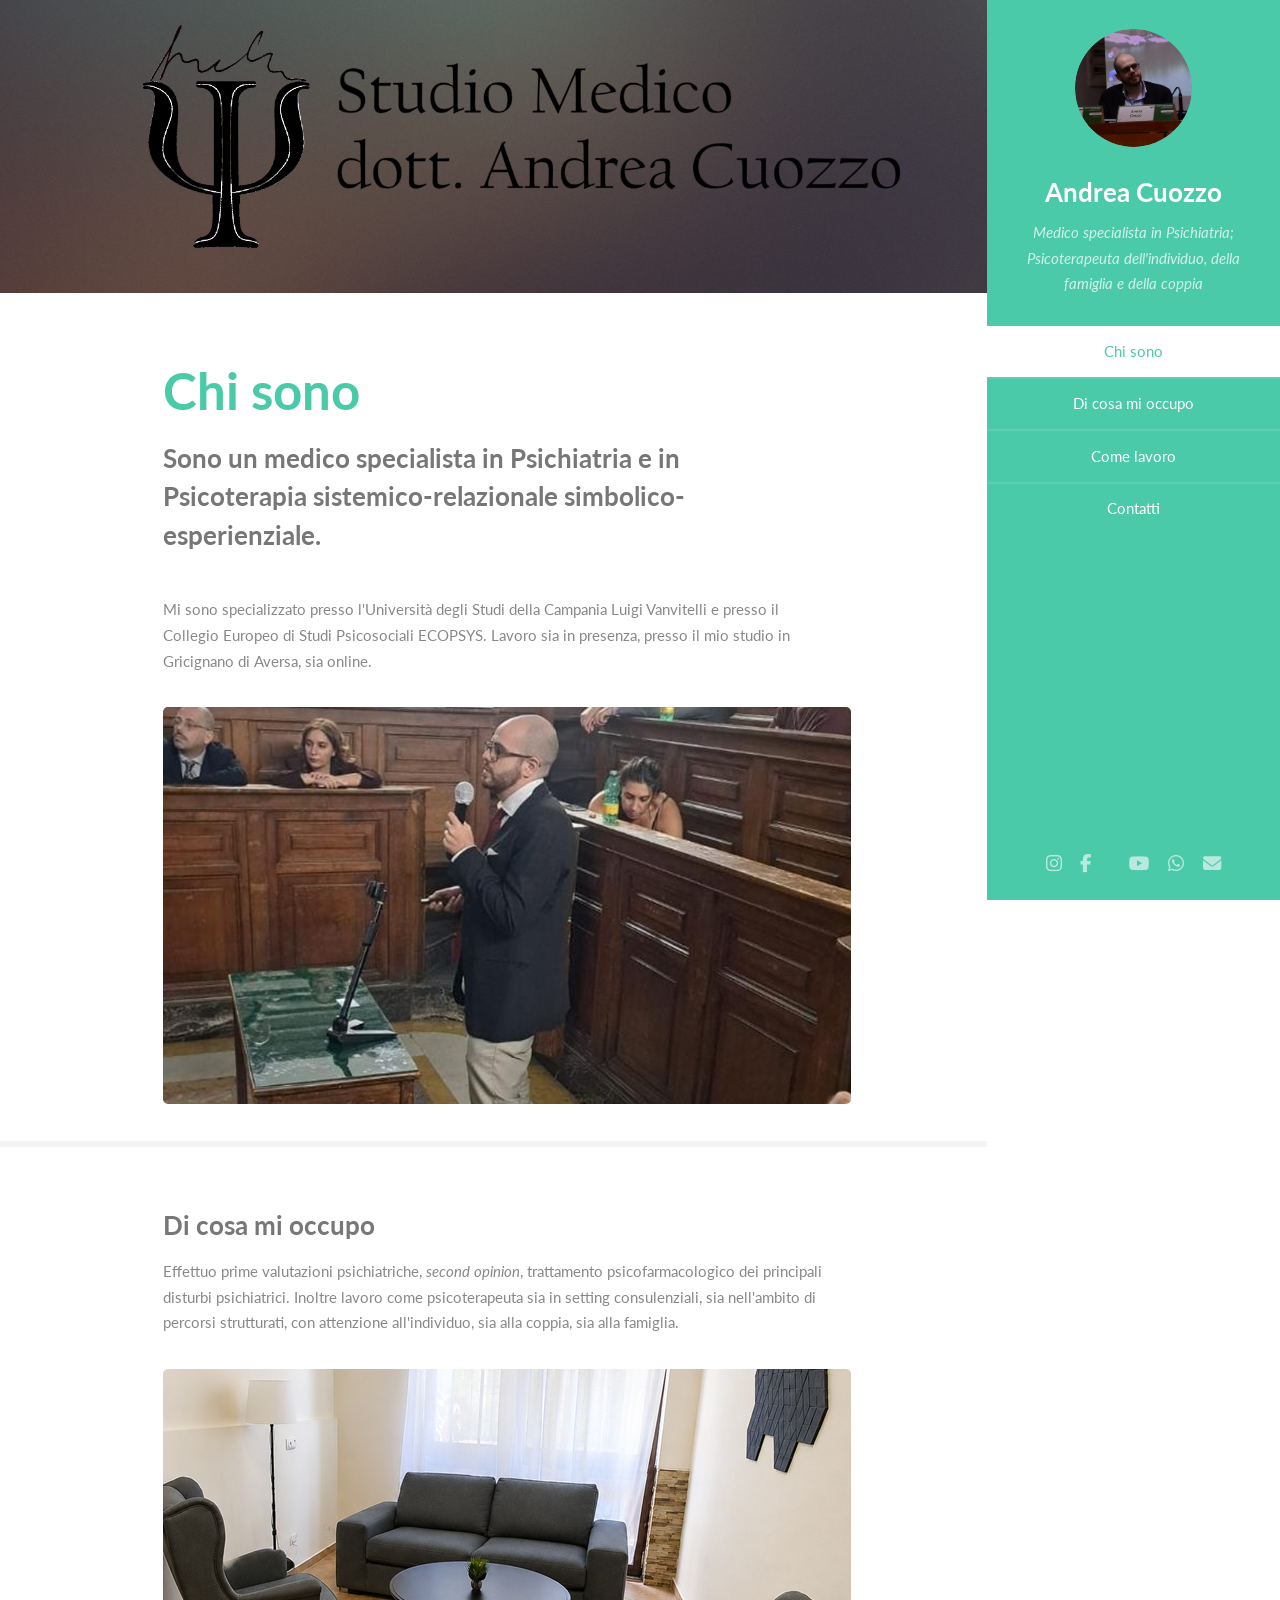
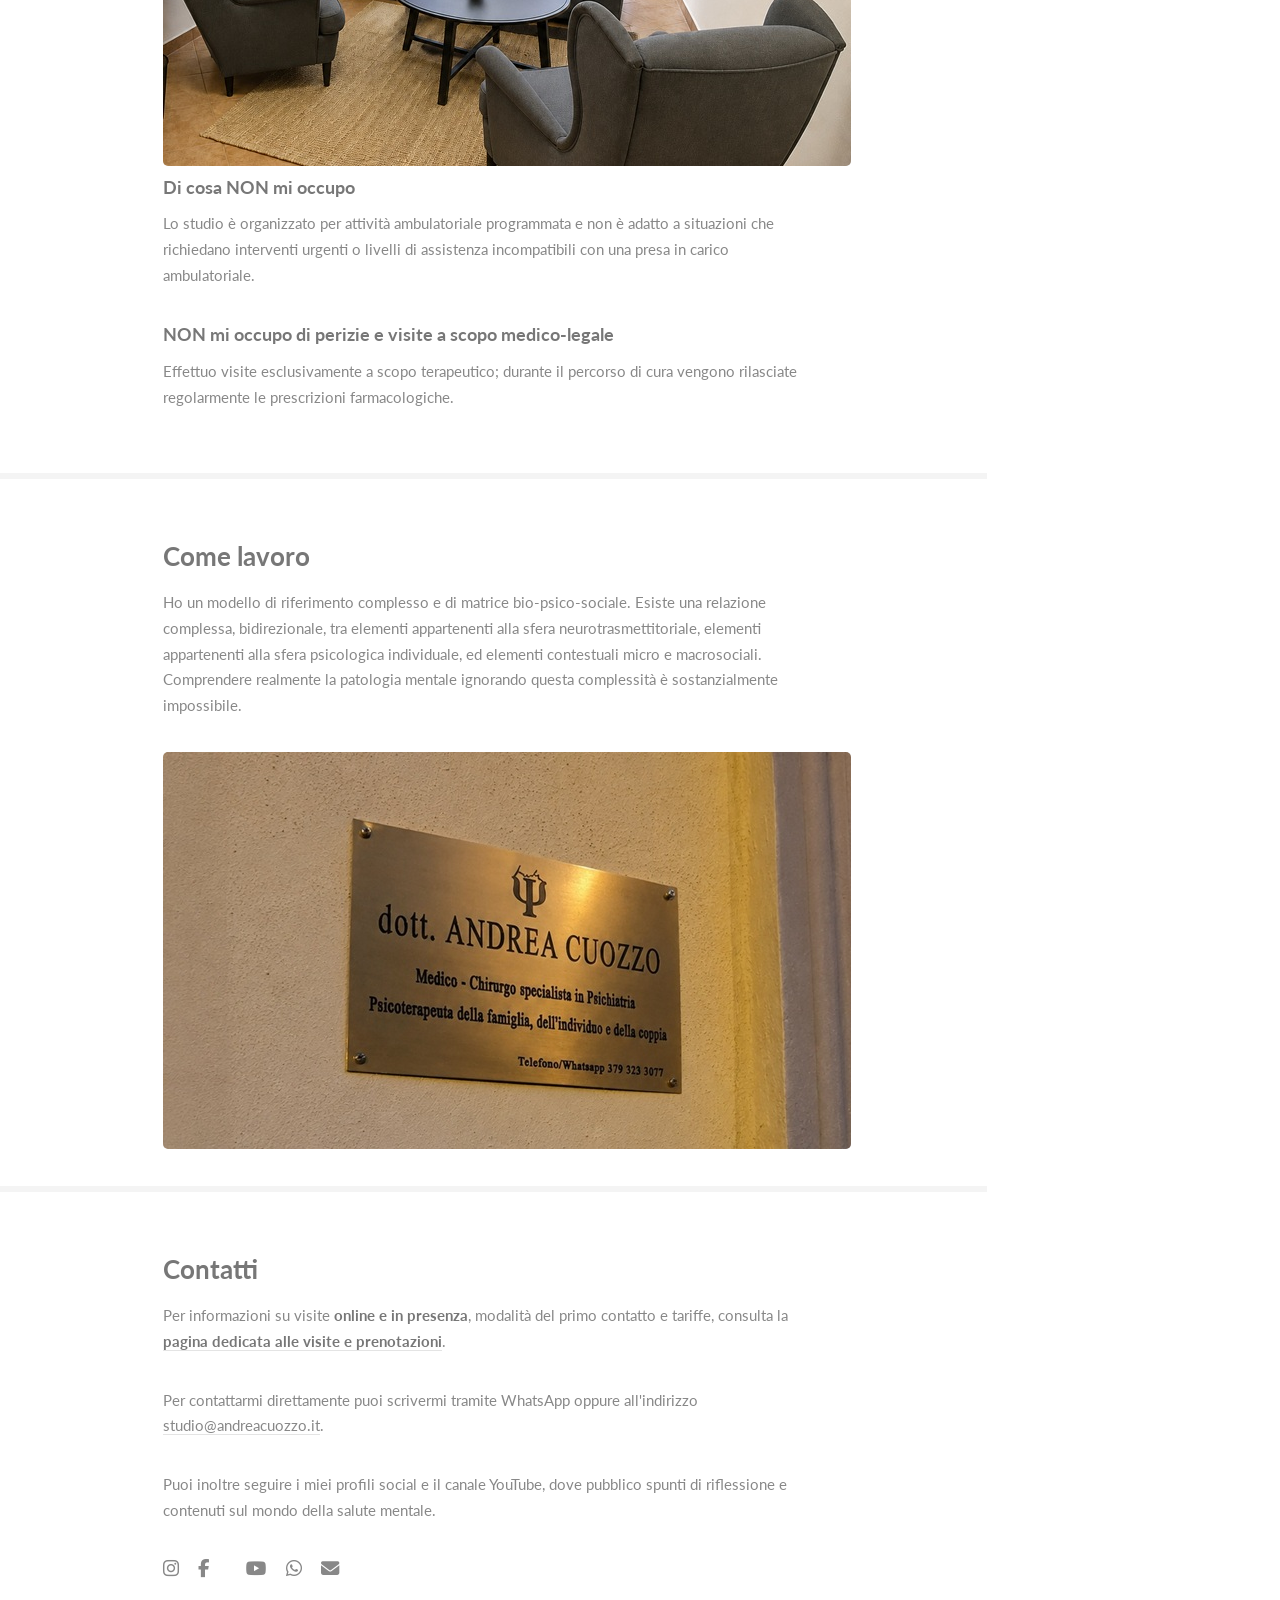
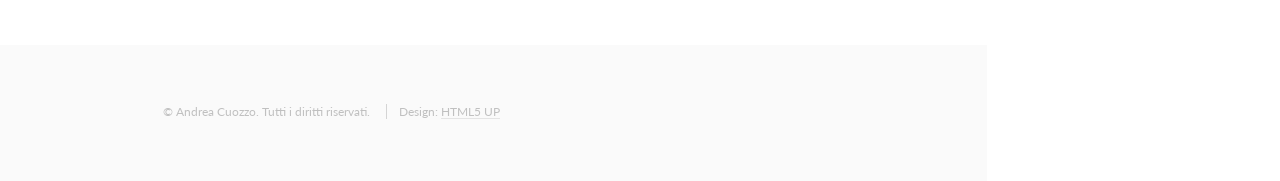
<file: index.html>
<!DOCTYPE HTML>
<!--
	Read Only by HTML5 UP
	html5up.net | @ajlkn
	Free for personal and commercial use under the CCA 3.0 license (html5up.net/license)
-->
<html>
	<head>
		<title>dott. Andrea Cuozzo</title>
		<meta charset="utf-8" />
		<meta name="viewport" content="width=device-width, initial-scale=1, user-scalable=no" />
		<meta name="description" content="Sito del dott. Andrea Cuozzo, medico specialista in Psichiatria e psicoterapeuta. Consultazioni psichiatriche e psicoterapeutiche in presenza ad Aversa e online." />
		<link rel="canonical" href="https://andreacuozzo.it/" />
		<link rel="stylesheet" href="assets/css/main.css" />
		<link rel="stylesheet" href="https://cdnjs.cloudflare.com/ajax/libs/font-awesome/6.5.2/css/all.min.css">
	<!-- Google tag (gtag.js) -->
<script async src="https://www.googletagmanager.com/gtag/js?id=G-P5K3SR3KBG">
</script>
<script>
  window.dataLayer = window.dataLayer || [];
  function gtag(){dataLayer.push(arguments);}
  gtag('js', new Date());

  gtag('config', 'G-P5K3SR3KBG');
</script></head>
	<body class="is-preload">

		<!-- Header -->
		<section id="header">
			<header>
				<span class="image avatar"><img src="images/avatar.jpg?v=2" alt="" /></span>
				<h1 id="logo"><a href="#">Andrea Cuozzo</a></h1>
				<p>Medico specialista in Psichiatria;<br />
				Psicoterapeuta dell'individuo, della famiglia e della coppia</p>
			</header>

			<nav id="nav">
				<ul>
					<li><a href="#one" class="active">Chi sono</a></li>
					<li><a href="#two">Di cosa mi occupo</a></li>
					<li><a href="#three">Come lavoro</a></li>
					<li><a href="#four">Contatti</a></li>
				</ul>
			</nav>

			<footer>
				<ul class="icons">
					<li>
						<a href="https://www.instagram.com/psy.cuozzo/" target="_blank" rel="noopener noreferrer" class="icon brands fa-instagram">
							<span class="label">Instagram</span>
						</a>
					</li>
					<li>
						<a href="https://www.facebook.com/share/1FaY4hQFMv/" target="_blank" rel="noopener noreferrer" class="icon brands fa-facebook-f">
							<span class="label">Facebook</span>
						</a>
					</li>
					<li>
						<a href="https://www.threads.com/@psy.cuozzo" target="_blank" rel="noopener noreferrer" class="icon brands fa-threads">
							<span class="label">Threads</span>
						</a>
					</li>
					<li>
						<a href="https://www.youtube.com/@psy.cuozzo" target="_blank" rel="noopener noreferrer" class="icon brands fa-youtube">
							<span class="label">YouTube</span>
						</a>
					</li>
					<li>
						<a href="https://wa.me/393793233077" target="_blank" rel="noopener noreferrer" class="icon brands fa-whatsapp">
							<span class="label">Whatsapp</span>
						</a>
					</li>
					<li>
						<a href="mailto:studio@andreacuozzo.it" class="icon solid fa-envelope">
							<span class="label">Email</span>
						</a>
					</li>
				</ul>
			</footer>
		</section>

		<!-- Wrapper -->
		<div id="wrapper">

			<!-- Main -->
			<div id="main">

				<!-- One -->
				<section id="one">
					<div class="image main" data-position="center">
						<img src="images/banner.jpg" alt="" />
					</div>
					<div class="container">
						<header class="major">
							<h2>Chi sono</h2>
							<p>Sono un medico specialista in Psichiatria e in Psicoterapia sistemico-relazionale simbolico-esperienziale.</p>
						</header>
						<p>Mi sono specializzato presso l'Università degli Studi della Campania Luigi Vanvitelli e presso il Collegio Europeo di Studi Psicosociali ECOPSYS. Lavoro sia in presenza, presso il mio studio in Gricignano di Aversa, sia online.</p>
						<a href="#" class="image"><img src="images/pic01.jpg" alt="" /></a>
					</div>
				</section>

				<!-- Two -->
				<section id="two">
					<div class="container">
						<h3>Di cosa mi occupo</h3>
						<p>Effettuo prime valutazioni psichiatriche, <i>second opinion</i>, trattamento psicofarmacologico dei principali disturbi psichiatrici. Inoltre lavoro come psicoterapeuta sia in setting consulenziali, sia nell'ambito di percorsi strutturati, con attenzione all'individuo, sia alla coppia, sia alla famiglia.</p>
						<a href="#" class="image"><img src="images/pic02.jpg" alt="" /></a>

						<div class="features">
							<div class="inner">
								<h4>Di cosa NON mi occupo</h4>
								<p>Lo studio è organizzato per attività ambulatoriale programmata e non è adatto a situazioni che richiedano interventi urgenti o livelli di assistenza incompatibili con una presa in carico ambulatoriale.</p>
							</div>

							<div class="inner">
								<h4>NON mi occupo di perizie e visite a scopo medico-legale</h4>
								<p>Effettuo visite esclusivamente a scopo terapeutico; durante il percorso di cura vengono rilasciate regolarmente le prescrizioni farmacologiche.</p>
							</div>
						</div>
					</div>
				</section>

				<!-- Three -->
				<section id="three">
					<div class="container">
						<h3>Come lavoro</h3>
						<p>Ho un modello di riferimento complesso e di matrice bio-psico-sociale. Esiste una relazione complessa, bidirezionale, tra elementi appartenenti alla sfera neurotrasmettitoriale, elementi appartenenti alla sfera psicologica individuale, ed elementi contestuali micro e macrosociali. Comprendere realmente la patologia mentale ignorando questa complessità è sostanzialmente impossibile.</p>
						<a href="#" class="image"><img src="images/pic03.jpg" alt="" /></a>
					</div>
				</section>

				<!-- Four -->
				<section id="four">
					<div class="container">
						<h3>Contatti</h3>

						<p>
							Per informazioni su visite <strong>online e in presenza</strong>, modalità del primo contatto e tariffe,
							consulta la <a href="/visite/"><strong>pagina dedicata alle visite e prenotazioni</strong></a>.
						</p>

						<p>
							Per contattarmi direttamente puoi scrivermi tramite WhatsApp oppure all'indirizzo
							<a href="mailto:studio@andreacuozzo.it">studio@andreacuozzo.it</a>.
						</p>

						<p>
							Puoi inoltre seguire i miei profili social e il canale YouTube, dove pubblico
							spunti di riflessione e contenuti sul mondo della salute mentale.
						</p>

						<footer>
							<ul class="icons">
								<li>
									<a href="https://www.instagram.com/psy.cuozzo/" target="_blank" rel="noopener noreferrer" class="icon brands fa-instagram">
										<span class="label">Instagram</span>
									</a>
								</li>
								<li>
									<a href="https://www.facebook.com/share/1FaY4hQFMv/" target="_blank" rel="noopener noreferrer" class="icon brands fa-facebook-f">
										<span class="label">Facebook</span>
									</a>
								</li>
								<li>
									<a href="https://www.threads.com/@psy.cuozzo" target="_blank" rel="noopener noreferrer" class="icon brands fa-threads">
										<span class="label">Threads</span>
									</a>
								</li>
								<li>
									<a href="https://www.youtube.com/@psy.cuozzo" target="_blank" rel="noopener noreferrer" class="icon brands fa-youtube">
										<span class="label">YouTube</span>
									</a>
								</li>
								<li>
									<a href="https://wa.me/393793233077" target="_blank" rel="noopener noreferrer" class="icon brands fa-whatsapp">
										<span class="label">Whatsapp</span>
									</a>
								</li>
								<li>
									<a href="mailto:studio@andreacuozzo.it" class="icon solid fa-envelope">
										<span class="label">Email</span>
									</a>
								</li>
							</ul>
						</footer>
					</div>
				</section>

			</div>

			<!-- Footer -->
			<section id="footer">
				<div class="container">
					<ul class="copyright">
						<li>&copy; Andrea Cuozzo. Tutti i diritti riservati.</li>
						<li>Design: <a href="http://html5up.net">HTML5 UP</a></li>
					</ul>
				</div>
			</section>

		</div>

		<!-- Scripts -->
		<script src="assets/js/jquery.min.js"></script>
		<script src="assets/js/jquery.scrollex.min.js"></script>
		<script src="assets/js/jquery.scrolly.min.js"></script>
		<script src="assets/js/browser.min.js"></script>
		<script src="assets/js/breakpoints.min.js"></script>
		<script src="assets/js/util.js"></script>
		<script src="assets/js/main.js"></script>

	</body>
</html>
</file>
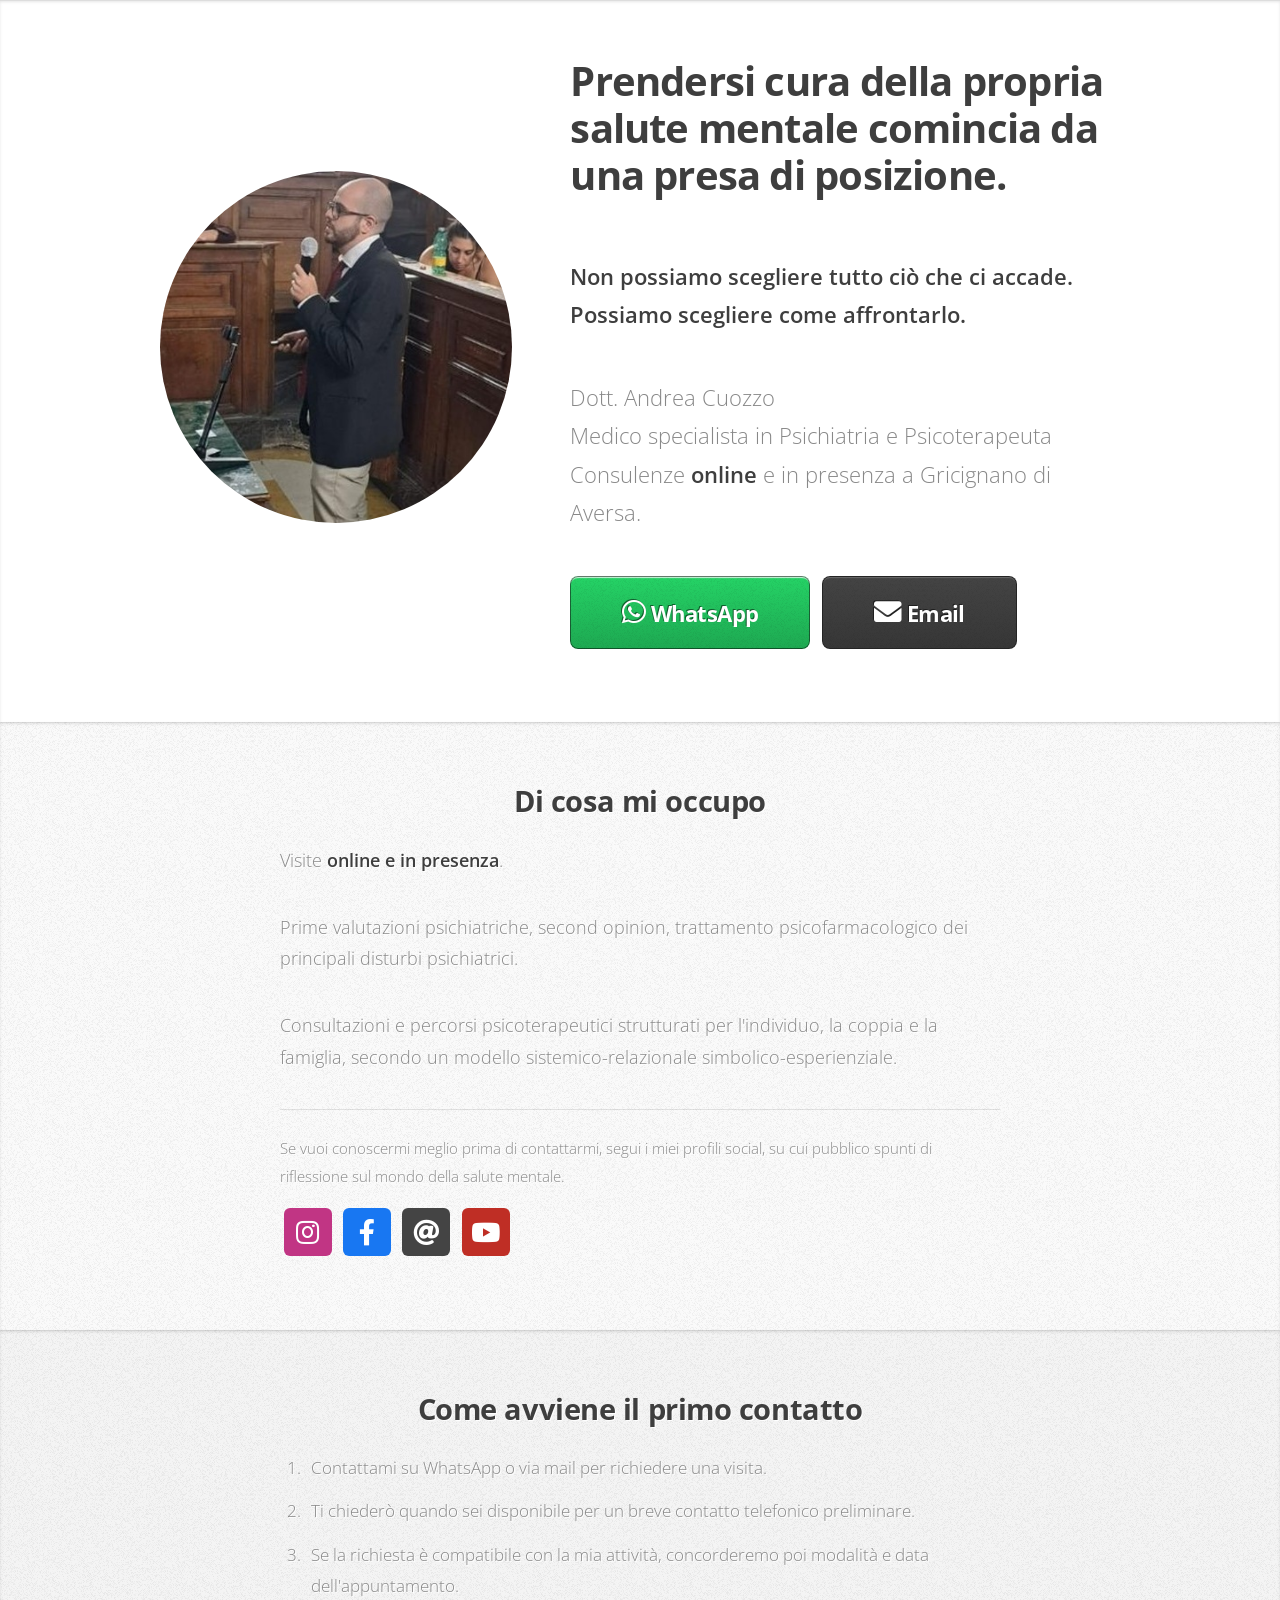
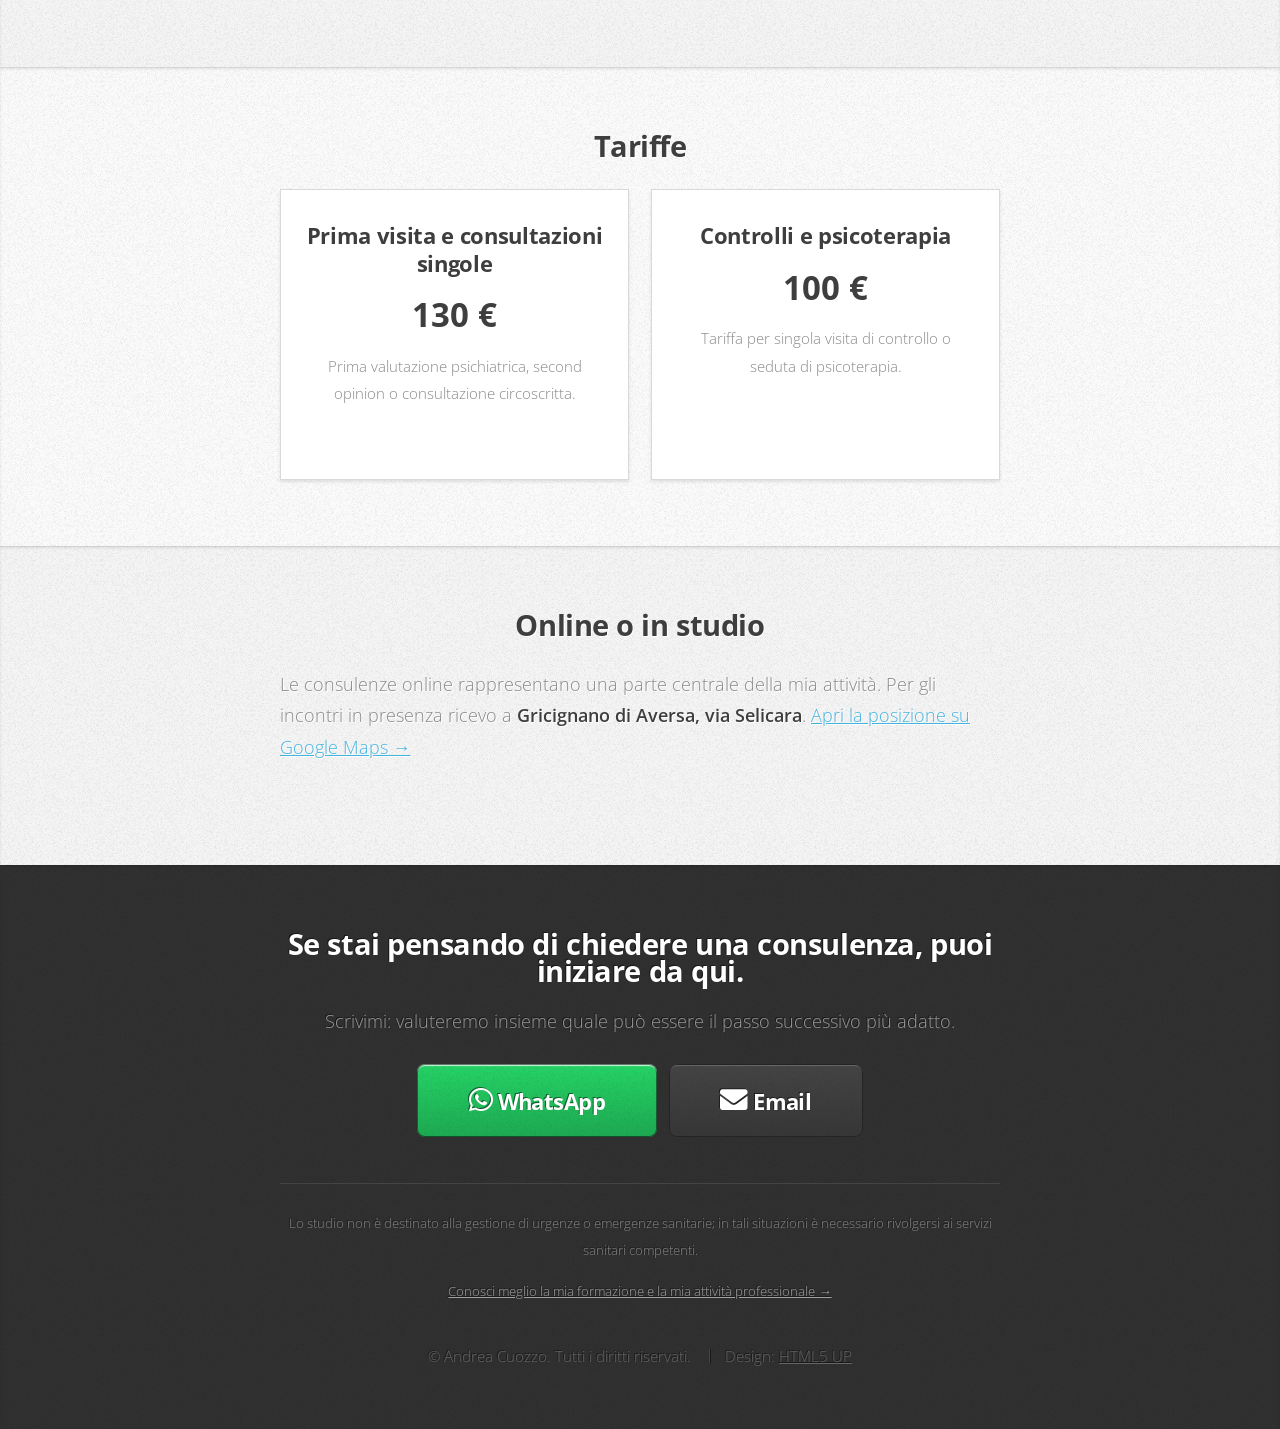
<file: visite/index.html>
<!DOCTYPE HTML>
<!--
	Miniport by HTML5 UP
	html5up.net | @ajlkn
	Free for personal and commercial use under the CCA 3.0 license (html5up.net/license)

	Adattato come landing page professionale per Andrea Cuozzo.
-->
<html lang="it">
	<head>
		<title>Psichiatra e Psicoterapeuta | Andrea Cuozzo</title>
		<meta charset="utf-8" />
		<meta name="viewport" content="width=device-width, initial-scale=1, user-scalable=no" />
		<meta name="description" content="Dott. Andrea Cuozzo, medico specialista in Psichiatria e Psicoterapeuta. Consulenze online e in presenza, prime valutazioni psichiatriche, second opinion, trattamento psicofarmacologico e psicoterapia." />
		<link rel="stylesheet" href="assets/css/main.css" />
	<!-- Google tag (gtag.js) -->
<script async src="https://www.googletagmanager.com/gtag/js?id=G-P5K3SR3KBG">
</script>
<script>
  window.dataLayer = window.dataLayer || [];
  function gtag(){dataLayer.push(arguments);}
  gtag('js', new Date());

  gtag('config', 'G-P5K3SR3KBG');
</script></head>

	<body class="is-preload">

		<!-- Hero -->
		<article id="top" class="wrapper style1">
			<div class="container">
				<div class="row aln-middle">
					<div class="col-4 col-5-large col-12-medium">
						<span class="image fit">
							<img src="images/pic00.jpg" alt="Dott. Andrea Cuozzo, psichiatra e psicoterapeuta" />
						</span>
					</div>

					<div class="col-8 col-7-large col-12-medium">
						<header>
							<h1><strong>Prendersi cura della propria salute mentale comincia da una presa di posizione.</strong></h1>
						</header>

						<p class="hero-subtitle">
							<strong>Non possiamo scegliere tutto ciò che ci accade. Possiamo scegliere come affrontarlo.</strong>
						</p>

						<p>
							Dott. Andrea Cuozzo<br />
							Medico specialista in Psichiatria e Psicoterapeuta<br />
							Consulenze <strong>online</strong> e in presenza a Gricignano di Aversa.
						</p>

						<div class="contact-buttons">
							<a href="https://wa.me/393793233077" target="_blank" rel="noopener noreferrer" class="button large whatsapp-button">
								<span class="icon brands fa-whatsapp"></span> WhatsApp
							</a>

							<a href="mailto:studio@andreacuozzo.it" class="button large alt">
								<span class="icon solid fa-envelope"></span> Email
							</a>
						</div>
					</div>
				</div>
			</div>
		</article>

		<!-- Cosa faccio -->
		<article id="attivita" class="wrapper style2 compact-section">
			<div class="container medium">
				<header>
					<h2>Di cosa mi occupo</h2>
				</header>

				<p class="lead-text">
					Visite <strong>online e in presenza</strong>.
				</p>

				<p class="lead-text">
					Prime valutazioni psichiatriche, second opinion, trattamento psicofarmacologico
					dei principali disturbi psichiatrici.
				</p>

				<p class="lead-text">
					Consultazioni e percorsi psicoterapeutici strutturati per l'individuo,
					la coppia e la famiglia, secondo un modello sistemico-relazionale
					simbolico-esperienziale.
				</p>

				<div class="social-follow">
					<p>
						Se vuoi conoscermi meglio prima di contattarmi, segui i miei profili social,
						su cui pubblico spunti di riflessione sul mondo della salute mentale.
					</p>

					<ul class="social social-landing">
						<li>
							<a href="https://www.instagram.com/psy.cuozzo/" target="_blank" rel="noopener noreferrer" class="icon brands fa-instagram">
								<span class="label">Instagram</span>
							</a>
						</li>
						<li>
							<a href="https://www.facebook.com/share/1FaY4hQFMv/" target="_blank" rel="noopener noreferrer" class="icon brands fa-facebook-f">
								<span class="label">Facebook</span>
							</a>
						</li>
						<li>
							<a href="https://www.threads.com/%40psy.cuozzo" target="_blank" rel="noopener noreferrer" class="icon solid fa-at">
								<span class="label">Threads</span>
							</a>
						</li>
						<li>
							<a href="https://www.youtube.com/@psy.cuozzo" target="_blank" rel="noopener noreferrer" class="icon brands fa-youtube">
								<span class="label">YouTube</span>
							</a>
						</li>
					</ul>
				</div>
			</div>
		</article>

		<!-- Primo contatto -->
		<article id="come-funziona" class="wrapper style3 compact-section">
			<div class="container medium">
				<header>
					<h2>Come avviene il primo contatto</h2>
				</header>

				<ol class="contact-steps">
					<li>Contattami su WhatsApp o via mail per richiedere una visita.</li>
					<li>Ti chiederò quando sei disponibile per un breve contatto telefonico preliminare.</li>
					<li>Se la richiesta è compatibile con la mia attività, concorderemo poi modalità e data dell'appuntamento.</li>
				</ol>
			</div>
		</article>

		<!-- Tariffe -->
		<article id="tariffe" class="wrapper style2 compact-section">
			<div class="container medium">
				<header>
					<h2>Tariffe</h2>
				</header>

				<div class="tariff-grid">
					<section class="box style1 tariff-box">
						<h3>Prima visita e consultazioni singole</h3>
						<p class="price">130 €</p>
						<p>
							Prima valutazione psichiatrica, second opinion
							o consultazione circoscritta.
						</p>
					</section>

					<section class="box style1 tariff-box">
						<h3>Controlli e psicoterapia</h3>
						<p class="price">100 €</p>
						<p>
							Tariffa per singola visita di controllo
							o seduta di psicoterapia.
						</p>
					</section>
				</div>
			</div>
		</article>

		<!-- Studio -->
		<article id="studio" class="wrapper style3 compact-section">
			<div class="container medium">
				<header>
					<h2>Online o in studio</h2>
				</header>

				<p class="lead-text">
					Le consulenze online rappresentano una parte centrale della mia attività.
					Per gli incontri in presenza ricevo a <strong>Gricignano di Aversa, via Selicara</strong>.
					<a href="https://maps.app.goo.gl/B3PGPAQRBYz36sjq8" target="_blank" rel="noopener noreferrer">
						Apri la posizione su Google Maps →
					</a>
				</p>
			</div>
		</article>

		<!-- Contatto finale -->
		<article id="contatto" class="wrapper style4 compact-section">
			<div class="container medium">
				<header>
					<h2>Se stai pensando di chiedere una consulenza, puoi iniziare da qui.</h2>
					<p>
						Scrivimi: valuteremo insieme quale può essere il passo successivo più adatto.
					</p>
				</header>

				<div class="contact-buttons contact-buttons-bottom">
					<a href="https://wa.me/393793233077" target="_blank" rel="noopener noreferrer" class="button large whatsapp-button">
						<span class="icon brands fa-whatsapp"></span> WhatsApp
					</a>

					<a href="mailto:studio@andreacuozzo.it" class="button large alt">
						<span class="icon solid fa-envelope"></span> Email
					</a>
				</div>

				<div class="quiet-footer">
					<p>
						Lo studio non è destinato alla gestione di urgenze o emergenze sanitarie;
						in tali situazioni è necessario rivolgersi ai servizi sanitari competenti.
					</p>

					<p>
						<a href="/" class="quiet-link">
							Conosci meglio la mia formazione e la mia attività professionale →
						</a>
					</p>
				</div>

				<footer>
					<ul id="copyright">
						<li>&copy; Andrea Cuozzo. Tutti i diritti riservati.</li>
						<li>Design: <a href="https://html5up.net" target="_blank" rel="noopener noreferrer">HTML5 UP</a></li>
					</ul>
				</footer>
			</div>
		</article>

		<!-- Scripts -->
		<script src="assets/js/jquery.min.js"></script>
		<script src="assets/js/jquery.scrolly.min.js"></script>
		<script src="assets/js/browser.min.js"></script>
		<script src="assets/js/breakpoints.min.js"></script>
		<script src="assets/js/util.js"></script>
		<script src="assets/js/main.js"></script>

	</body>
</html>
</file>
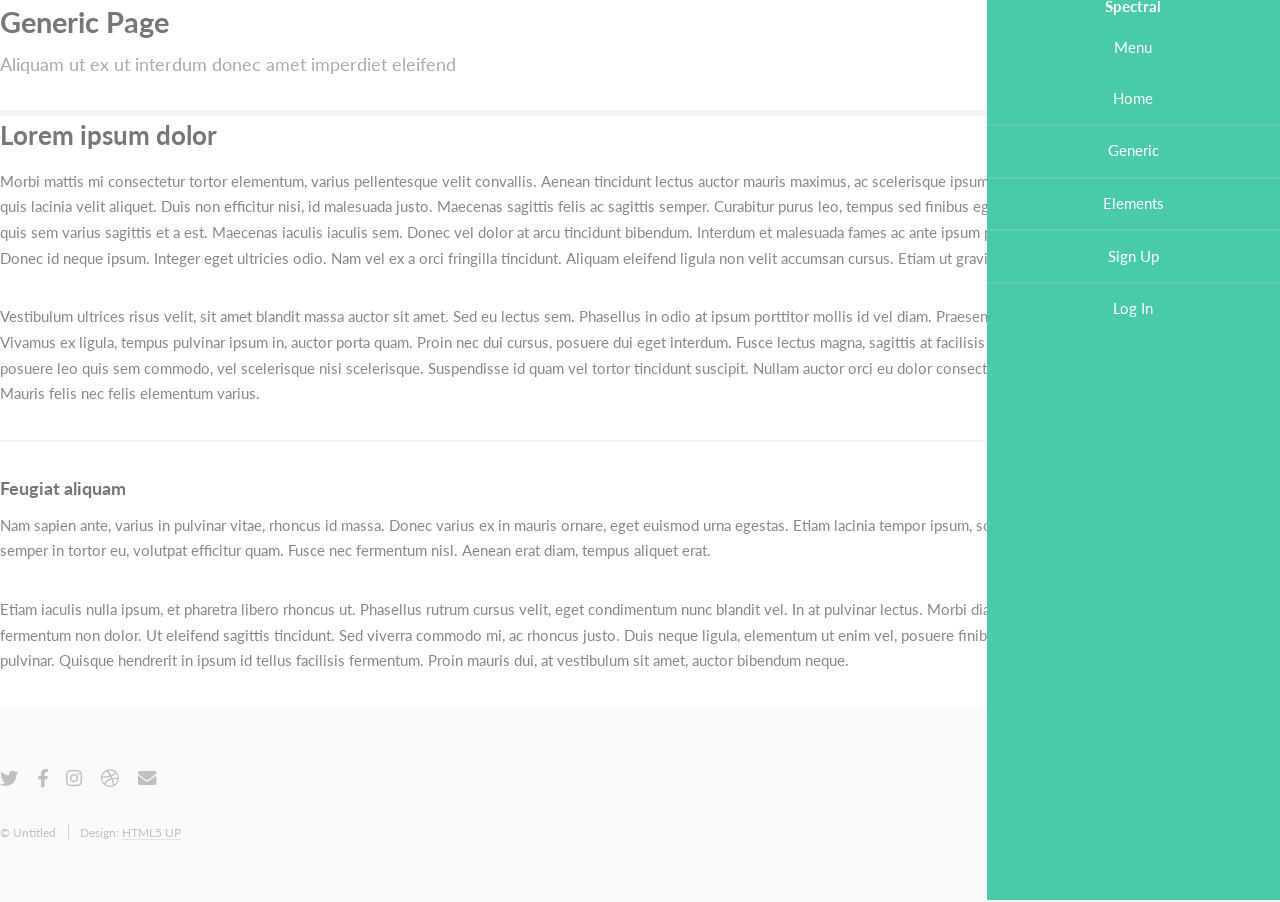
<file: Chi sono.html>
<!DOCTYPE HTML>
<!--
	Spectral by HTML5 UP
	html5up.net | @ajlkn
	Free for personal and commercial use under the CCA 3.0 license (html5up.net/license)
-->
<html>
	<head>
		<title>Generic - Spectral by HTML5 UP</title>
		<meta charset="utf-8" />
		<meta name="viewport" content="width=device-width, initial-scale=1, user-scalable=no" />
		<link rel="stylesheet" href="assets/css/main.css" />
		<noscript><link rel="stylesheet" href="assets/css/noscript.css" /></noscript>
	</head>
	<body class="is-preload">

		<!-- Page Wrapper -->
			<div id="page-wrapper">

				<!-- Header -->
					<header id="header">
						<h1><a href="index.html">Spectral</a></h1>
						<nav id="nav">
							<ul>
								<li class="special">
									<a href="#menu" class="menuToggle"><span>Menu</span></a>
									<div id="menu">
										<ul>
											<li><a href="index.html">Home</a></li>
											<li><a href="generic.html">Generic</a></li>
											<li><a href="elements.html">Elements</a></li>
											<li><a href="#">Sign Up</a></li>
											<li><a href="#">Log In</a></li>
										</ul>
									</div>
								</li>
							</ul>
						</nav>
					</header>

				<!-- Main -->
					<article id="main">
						<header>
							<h2>Generic Page</h2>
							<p>Aliquam ut ex ut interdum donec amet imperdiet eleifend</p>
						</header>
						<section class="wrapper style5">
							<div class="inner">

								<h3>Lorem ipsum dolor</h3>
								<p>Morbi mattis mi consectetur tortor elementum, varius pellentesque velit convallis. Aenean tincidunt lectus auctor mauris maximus, ac scelerisque ipsum tempor. Duis vulputate ex et ex tincidunt, quis lacinia velit aliquet. Duis non efficitur nisi, id malesuada justo. Maecenas sagittis felis ac sagittis semper. Curabitur purus leo, tempus sed finibus eget, fringilla quis risus. Maecenas et lorem quis sem varius sagittis et a est. Maecenas iaculis iaculis sem. Donec vel dolor at arcu tincidunt bibendum. Interdum et malesuada fames ac ante ipsum primis in faucibus. Fusce ut aliquet justo. Donec id neque ipsum. Integer eget ultricies odio. Nam vel ex a orci fringilla tincidunt. Aliquam eleifend ligula non velit accumsan cursus. Etiam ut gravida sapien.</p>

								<p>Vestibulum ultrices risus velit, sit amet blandit massa auctor sit amet. Sed eu lectus sem. Phasellus in odio at ipsum porttitor mollis id vel diam. Praesent sit amet posuere risus, eu faucibus lectus. Vivamus ex ligula, tempus pulvinar ipsum in, auctor porta quam. Proin nec dui cursus, posuere dui eget interdum. Fusce lectus magna, sagittis at facilisis vitae, pellentesque at etiam. Quisque posuere leo quis sem commodo, vel scelerisque nisi scelerisque. Suspendisse id quam vel tortor tincidunt suscipit. Nullam auctor orci eu dolor consectetur, interdum ullamcorper ante tincidunt. Mauris felis nec felis elementum varius.</p>

								<hr />

								<h4>Feugiat aliquam</h4>
								<p>Nam sapien ante, varius in pulvinar vitae, rhoncus id massa. Donec varius ex in mauris ornare, eget euismod urna egestas. Etiam lacinia tempor ipsum, sodales porttitor justo. Aliquam dolor quam, semper in tortor eu, volutpat efficitur quam. Fusce nec fermentum nisl. Aenean erat diam, tempus aliquet erat.</p>

								<p>Etiam iaculis nulla ipsum, et pharetra libero rhoncus ut. Phasellus rutrum cursus velit, eget condimentum nunc blandit vel. In at pulvinar lectus. Morbi diam ante, vulputate et imperdiet eget, fermentum non dolor. Ut eleifend sagittis tincidunt. Sed viverra commodo mi, ac rhoncus justo. Duis neque ligula, elementum ut enim vel, posuere finibus justo. Vivamus facilisis maximus nibh quis pulvinar. Quisque hendrerit in ipsum id tellus facilisis fermentum. Proin mauris dui, at vestibulum sit amet, auctor bibendum neque.</p>

							</div>
						</section>
					</article>

				<!-- Footer -->
					<footer id="footer">
						<ul class="icons">
							<li><a href="#" class="icon brands fa-twitter"><span class="label">Twitter</span></a></li>
							<li><a href="#" class="icon brands fa-facebook-f"><span class="label">Facebook</span></a></li>
							<li><a href="#" class="icon brands fa-instagram"><span class="label">Instagram</span></a></li>
							<li><a href="#" class="icon brands fa-dribbble"><span class="label">Dribbble</span></a></li>
							<li><a href="#" class="icon solid fa-envelope"><span class="label">Email</span></a></li>
						</ul>
						<ul class="copyright">
							<li>&copy; Untitled</li><li>Design: <a href="http://html5up.net">HTML5 UP</a></li>
						</ul>
					</footer>

			</div>

		<!-- Scripts -->
			<script src="assets/js/jquery.min.js"></script>
			<script src="assets/js/jquery.scrollex.min.js"></script>
			<script src="assets/js/jquery.scrolly.min.js"></script>
			<script src="assets/js/browser.min.js"></script>
			<script src="assets/js/breakpoints.min.js"></script>
			<script src="assets/js/util.js"></script>
			<script src="assets/js/main.js"></script>

	</body>
</html>
</file>
<file: assets/css/main.css>
@import url("fontawesome-all.min.css");
@import url("https://fonts.googleapis.com/css?family=Lato:400,400italic,700,700italic|Source+Code+Pro:400");

/*
	Read Only by HTML5 UP
	html5up.net | @ajlkn
	Free for personal and commercial use under the CCA 3.0 license (html5up.net/license)
*/

html, body, div, span, applet, object,
iframe, h1, h2, h3, h4, h5, h6, p, blockquote,
pre, a, abbr, acronym, address, big, cite,
code, del, dfn, em, img, ins, kbd, q, s, samp,
small, strike, strong, sub, sup, tt, var, b,
u, i, center, dl, dt, dd, ol, ul, li, fieldset,
form, label, legend, table, caption, tbody,
tfoot, thead, tr, th, td, article, aside,
canvas, details, embed, figure, figcaption,
footer, header, hgroup, menu, nav, output, ruby,
section, summary, time, mark, audio, video {
	margin: 0;
	padding: 0;
	border: 0;
	font-size: 100%;
	font: inherit;
	vertical-align: baseline;}

article, aside, details, figcaption, figure,
footer, header, hgroup, menu, nav, section {
	display: block;}

body {
	line-height: 1;
}

ol, ul {
	list-style: none;
}

blockquote, q {
	quotes: none;
}

	blockquote:before, blockquote:after, q:before, q:after {
		content: '';
		content: none;
	}

table {
	border-collapse: collapse;
	border-spacing: 0;
}

body {
	-webkit-text-size-adjust: none;
}

mark {
	background-color: transparent;
	color: inherit;
}

input::-moz-focus-inner {
	border: 0;
	padding: 0;
}

input, select, textarea {
	-moz-appearance: none;
	-webkit-appearance: none;
	-ms-appearance: none;
	appearance: none;
}

/* Basic */

	html {
		box-sizing: border-box;
	}

	*, *:before, *:after {
		box-sizing: inherit;
	}

	body {
		background: #fff;
	}

		body.is-preload *, body.is-preload *:before, body.is-preload *:after {
			-moz-animation: none !important;
			-webkit-animation: none !important;
			-ms-animation: none !important;
			animation: none !important;
			-moz-transition: none !important;
			-webkit-transition: none !important;
			-ms-transition: none !important;
			transition: none !important;
		}

	body, input, select, textarea {
		color: #888;
		font-family: "Lato", sans-serif;
		font-size: 16pt;
		font-weight: 400;
		line-height: 1.75em;
	}

	a {
		-moz-transition: color 0.2s ease-in-out, border-color 0.2s ease-in-out;
		-webkit-transition: color 0.2s ease-in-out, border-color 0.2s ease-in-out;
		-ms-transition: color 0.2s ease-in-out, border-color 0.2s ease-in-out;
		transition: color 0.2s ease-in-out, border-color 0.2s ease-in-out;
		border-bottom: solid 1px #e4e4e4;
		color: inherit;
		text-decoration: none;
	}

		a:hover {
			border-bottom-color: transparent;
			color: #4acaa8 !important;
		}

	strong, b {
		color: #777;
		font-weight: 700;
	}

	em, i {
		font-style: italic;
	}

	p {
		margin: 0 0 2.25em 0;
	}

	h1, h2, h3, h4, h5, h6 {
		color: #777;
		font-weight: 700;
		line-height: 1em;
		margin: 0 0 0.5625em 0;
	}

		h1 a, h2 a, h3 a, h4 a, h5 a, h6 a {
			border: 0;
			color: inherit;
			text-decoration: none;
		}

	h2 {
		font-size: 2em;
		line-height: 1.5em;
	}

	h3 {
		font-size: 1.75em;
		line-height: 1.5em;
	}

	h4 {
		font-size: 1.25em;
		line-height: 1.5em;
	}

	h5 {
		font-size: 0.9em;
		line-height: 1.5em;
	}

	h6 {
		font-size: 0.7em;
		line-height: 1.5em;
	}

	sub {
		font-size: 0.8em;
		position: relative;
		top: 0.5em;
	}

	sup {
		font-size: 0.8em;
		position: relative;
		top: -0.5em;
	}

	hr {
		border: 0;
		border-bottom: solid 2px #f4f4f4;
		margin: 2.25em 0;
	}

		hr.major {
			margin: 3.375em 0;
		}

	blockquote {
		border-left: solid 8px #e4e4e4;
		font-style: italic;
		margin: 0 0 2.25em 0;
		padding: 0.5em 0 0.5em 2em;
	}

	code {
		background: #555;
		border-radius: 5px;
		color: #fff;
		font-family: "Source Code Pro", monospace;
		font-size: 0.9em;
		margin: 0 0.25em;
		padding: 0.25em 0.65em;
	}

	pre {
		font-family: "Source Code Pro", monospace;
		font-size: 0.9em;
		margin: 0 0 2.25em 0;
	}

		pre code {
			-webkit-overflow-scrolling: touch;
			display: block;
			line-height: 1.5em;
			overflow-x: auto;
			padding: 1em 1.5em;
		}

	.align-left {
		text-align: left;
	}

	.align-center {
		text-align: center;
	}

	.align-right {
		text-align: right;
	}

/* Row */

	.row {
		display: flex;
		flex-wrap: wrap;
		box-sizing: border-box;
		align-items: stretch;
	}

		.row > * {
			box-sizing: border-box;
		}

		.row.gtr-uniform > * > :last-child {
			margin-bottom: 0;
		}

		.row.aln-left {
			justify-content: flex-start;
		}

		.row.aln-center {
			justify-content: center;
		}

		.row.aln-right {
			justify-content: flex-end;
		}

		.row.aln-top {
			align-items: flex-start;
		}

		.row.aln-middle {
			align-items: center;
		}

		.row.aln-bottom {
			align-items: flex-end;
		}

		.row > .imp {
			order: -1;
		}

		.row > .col-1 {
			width: 8.33333%;
		}

		.row > .off-1 {
			margin-left: 8.33333%;
		}

		.row > .col-2 {
			width: 16.66667%;
		}

		.row > .off-2 {
			margin-left: 16.66667%;
		}

		.row > .col-3 {
			width: 25%;
		}

		.row > .off-3 {
			margin-left: 25%;
		}

		.row > .col-4 {
			width: 33.33333%;
		}

		.row > .off-4 {
			margin-left: 33.33333%;
		}

		.row > .col-5 {
			width: 41.66667%;
		}

		.row > .off-5 {
			margin-left: 41.66667%;
		}

		.row > .col-6 {
			width: 50%;
		}

		.row > .off-6 {
			margin-left: 50%;
		}

		.row > .col-7 {
			width: 58.33333%;
		}

		.row > .off-7 {
			margin-left: 58.33333%;
		}

		.row > .col-8 {
			width: 66.66667%;
		}

		.row > .off-8 {
			margin-left: 66.66667%;
		}

		.row > .col-9 {
			width: 75%;
		}

		.row > .off-9 {
			margin-left: 75%;
		}

		.row > .col-10 {
			width: 83.33333%;
		}

		.row > .off-10 {
			margin-left: 83.33333%;
		}

		.row > .col-11 {
			width: 91.66667%;
		}

		.row > .off-11 {
			margin-left: 91.66667%;
		}

		.row > .col-12 {
			width: 100%;
		}

		.row > .off-12 {
			margin-left: 100%;
		}

		.row.gtr-0 {
			margin-top: 0;
			margin-left: 0em;
		}

			.row.gtr-0 > * {
				padding: 0 0 0 0em;
			}

			.row.gtr-0.gtr-uniform {
				margin-top: 0em;
			}

				.row.gtr-0.gtr-uniform > * {
					padding-top: 0em;
				}

		.row.gtr-25 {
			margin-top: 0;
			margin-left: -0.5em;
		}

			.row.gtr-25 > * {
				padding: 0 0 0 0.5em;
			}

			.row.gtr-25.gtr-uniform {
				margin-top: -0.5em;
			}

				.row.gtr-25.gtr-uniform > * {
					padding-top: 0.5em;
				}

		.row.gtr-50 {
			margin-top: 0;
			margin-left: -1em;
		}

			.row.gtr-50 > * {
				padding: 0 0 0 1em;
			}

			.row.gtr-50.gtr-uniform {
				margin-top: -1em;
			}

				.row.gtr-50.gtr-uniform > * {
					padding-top: 1em;
				}

		.row {
			margin-top: 0;
			margin-left: -2em;
		}

			.row > * {
				padding: 0 0 0 2em;
			}

			.row.gtr-uniform {
				margin-top: -2em;
			}

				.row.gtr-uniform > * {
					padding-top: 2em;
				}

		.row.gtr-150 {
			margin-top: 0;
			margin-left: -3em;
		}

			.row.gtr-150 > * {
				padding: 0 0 0 3em;
			}

			.row.gtr-150.gtr-uniform {
				margin-top: -3em;
			}

				.row.gtr-150.gtr-uniform > * {
					padding-top: 3em;
				}

		.row.gtr-200 {
			margin-top: 0;
			margin-left: -4em;
		}

			.row.gtr-200 > * {
				padding: 0 0 0 4em;
			}

			.row.gtr-200.gtr-uniform {
				margin-top: -4em;
			}

				.row.gtr-200.gtr-uniform > * {
					padding-top: 4em;
				}

		@media screen and (max-width: 1680px) {

			.row {
				display: flex;
				flex-wrap: wrap;
				box-sizing: border-box;
				align-items: stretch;
			}

				.row > * {
					box-sizing: border-box;
				}

				.row.gtr-uniform > * > :last-child {
					margin-bottom: 0;
				}

				.row.aln-left {
					justify-content: flex-start;
				}

				.row.aln-center {
					justify-content: center;
				}

				.row.aln-right {
					justify-content: flex-end;
				}

				.row.aln-top {
					align-items: flex-start;
				}

				.row.aln-middle {
					align-items: center;
				}

				.row.aln-bottom {
					align-items: flex-end;
				}

				.row > .imp-xlarge {
					order: -1;
				}

				.row > .col-1-xlarge {
					width: 8.33333%;
				}

				.row > .off-1-xlarge {
					margin-left: 8.33333%;
				}

				.row > .col-2-xlarge {
					width: 16.66667%;
				}

				.row > .off-2-xlarge {
					margin-left: 16.66667%;
				}

				.row > .col-3-xlarge {
					width: 25%;
				}

				.row > .off-3-xlarge {
					margin-left: 25%;
				}

				.row > .col-4-xlarge {
					width: 33.33333%;
				}

				.row > .off-4-xlarge {
					margin-left: 33.33333%;
				}

				.row > .col-5-xlarge {
					width: 41.66667%;
				}

				.row > .off-5-xlarge {
					margin-left: 41.66667%;
				}

				.row > .col-6-xlarge {
					width: 50%;
				}

				.row > .off-6-xlarge {
					margin-left: 50%;
				}

				.row > .col-7-xlarge {
					width: 58.33333%;
				}

				.row > .off-7-xlarge {
					margin-left: 58.33333%;
				}

				.row > .col-8-xlarge {
					width: 66.66667%;
				}

				.row > .off-8-xlarge {
					margin-left: 66.66667%;
				}

				.row > .col-9-xlarge {
					width: 75%;
				}

				.row > .off-9-xlarge {
					margin-left: 75%;
				}

				.row > .col-10-xlarge {
					width: 83.33333%;
				}

				.row > .off-10-xlarge {
					margin-left: 83.33333%;
				}

				.row > .col-11-xlarge {
					width: 91.66667%;
				}

				.row > .off-11-xlarge {
					margin-left: 91.66667%;
				}

				.row > .col-12-xlarge {
					width: 100%;
				}

				.row > .off-12-xlarge {
					margin-left: 100%;
				}

				.row.gtr-0 {
					margin-top: 0;
					margin-left: 0em;
				}

					.row.gtr-0 > * {
						padding: 0 0 0 0em;
					}

					.row.gtr-0.gtr-uniform {
						margin-top: 0em;
					}

						.row.gtr-0.gtr-uniform > * {
							padding-top: 0em;
						}

				.row.gtr-25 {
					margin-top: 0;
					margin-left: -0.5em;
				}

					.row.gtr-25 > * {
						padding: 0 0 0 0.5em;
					}

					.row.gtr-25.gtr-uniform {
						margin-top: -0.5em;
					}

						.row.gtr-25.gtr-uniform > * {
							padding-top: 0.5em;
						}

				.row.gtr-50 {
					margin-top: 0;
					margin-left: -1em;
				}

					.row.gtr-50 > * {
						padding: 0 0 0 1em;
					}

					.row.gtr-50.gtr-uniform {
						margin-top: -1em;
					}

						.row.gtr-50.gtr-uniform > * {
							padding-top: 1em;
						}

				.row {
					margin-top: 0;
					margin-left: -2em;
				}

					.row > * {
						padding: 0 0 0 2em;
					}

					.row.gtr-uniform {
						margin-top: -2em;
					}

						.row.gtr-uniform > * {
							padding-top: 2em;
						}

				.row.gtr-150 {
					margin-top: 0;
					margin-left: -3em;
				}

					.row.gtr-150 > * {
						padding: 0 0 0 3em;
					}

					.row.gtr-150.gtr-uniform {
						margin-top: -3em;
					}

						.row.gtr-150.gtr-uniform > * {
							padding-top: 3em;
						}

				.row.gtr-200 {
					margin-top: 0;
					margin-left: -4em;
				}

					.row.gtr-200 > * {
						padding: 0 0 0 4em;
					}

					.row.gtr-200.gtr-uniform {
						margin-top: -4em;
					}

						.row.gtr-200.gtr-uniform > * {
							padding-top: 4em;
						}

		}

		@media screen and (max-width: 1280px) {

			.row {
				display: flex;
				flex-wrap: wrap;
				box-sizing: border-box;
				align-items: stretch;
			}

				.row > * {
					box-sizing: border-box;
				}

				.row.gtr-uniform > * > :last-child {
					margin-bottom: 0;
				}

				.row.aln-left {
					justify-content: flex-start;
				}

				.row.aln-center {
					justify-content: center;
				}

				.row.aln-right {
					justify-content: flex-end;
				}

				.row.aln-top {
					align-items: flex-start;
				}

				.row.aln-middle {
					align-items: center;
				}

				.row.aln-bottom {
					align-items: flex-end;
				}

				.row > .imp-large {
					order: -1;
				}

				.row > .col-1-large {
					width: 8.33333%;
				}

				.row > .off-1-large {
					margin-left: 8.33333%;
				}

				.row > .col-2-large {
					width: 16.66667%;
				}

				.row > .off-2-large {
					margin-left: 16.66667%;
				}

				.row > .col-3-large {
					width: 25%;
				}

				.row > .off-3-large {
					margin-left: 25%;
				}

				.row > .col-4-large {
					width: 33.33333%;
				}

				.row > .off-4-large {
					margin-left: 33.33333%;
				}

				.row > .col-5-large {
					width: 41.66667%;
				}

				.row > .off-5-large {
					margin-left: 41.66667%;
				}

				.row > .col-6-large {
					width: 50%;
				}

				.row > .off-6-large {
					margin-left: 50%;
				}

				.row > .col-7-large {
					width: 58.33333%;
				}

				.row > .off-7-large {
					margin-left: 58.33333%;
				}

				.row > .col-8-large {
					width: 66.66667%;
				}

				.row > .off-8-large {
					margin-left: 66.66667%;
				}

				.row > .col-9-large {
					width: 75%;
				}

				.row > .off-9-large {
					margin-left: 75%;
				}

				.row > .col-10-large {
					width: 83.33333%;
				}

				.row > .off-10-large {
					margin-left: 83.33333%;
				}

				.row > .col-11-large {
					width: 91.66667%;
				}

				.row > .off-11-large {
					margin-left: 91.66667%;
				}

				.row > .col-12-large {
					width: 100%;
				}

				.row > .off-12-large {
					margin-left: 100%;
				}

				.row.gtr-0 {
					margin-top: 0;
					margin-left: 0em;
				}

					.row.gtr-0 > * {
						padding: 0 0 0 0em;
					}

					.row.gtr-0.gtr-uniform {
						margin-top: 0em;
					}

						.row.gtr-0.gtr-uniform > * {
							padding-top: 0em;
						}

				.row.gtr-25 {
					margin-top: 0;
					margin-left: -0.375em;
				}

					.row.gtr-25 > * {
						padding: 0 0 0 0.375em;
					}

					.row.gtr-25.gtr-uniform {
						margin-top: -0.375em;
					}

						.row.gtr-25.gtr-uniform > * {
							padding-top: 0.375em;
						}

				.row.gtr-50 {
					margin-top: 0;
					margin-left: -0.75em;
				}

					.row.gtr-50 > * {
						padding: 0 0 0 0.75em;
					}

					.row.gtr-50.gtr-uniform {
						margin-top: -0.75em;
					}

						.row.gtr-50.gtr-uniform > * {
							padding-top: 0.75em;
						}

				.row {
					margin-top: 0;
					margin-left: -1.5em;
				}

					.row > * {
						padding: 0 0 0 1.5em;
					}

					.row.gtr-uniform {
						margin-top: -1.5em;
					}

						.row.gtr-uniform > * {
							padding-top: 1.5em;
						}

				.row.gtr-150 {
					margin-top: 0;
					margin-left: -2.25em;
				}

					.row.gtr-150 > * {
						padding: 0 0 0 2.25em;
					}

					.row.gtr-150.gtr-uniform {
						margin-top: -2.25em;
					}

						.row.gtr-150.gtr-uniform > * {
							padding-top: 2.25em;
						}

				.row.gtr-200 {
					margin-top: 0;
					margin-left: -3em;
				}

					.row.gtr-200 > * {
						padding: 0 0 0 3em;
					}

					.row.gtr-200.gtr-uniform {
						margin-top: -3em;
					}

						.row.gtr-200.gtr-uniform > * {
							padding-top: 3em;
						}

		}

		@media screen and (max-width: 1024px) {

			.row {
				display: flex;
				flex-wrap: wrap;
				box-sizing: border-box;
				align-items: stretch;
			}

				.row > * {
					box-sizing: border-box;
				}

				.row.gtr-uniform > * > :last-child {
					margin-bottom: 0;
				}

				.row.aln-left {
					justify-content: flex-start;
				}

				.row.aln-center {
					justify-content: center;
				}

				.row.aln-right {
					justify-content: flex-end;
				}

				.row.aln-top {
					align-items: flex-start;
				}

				.row.aln-middle {
					align-items: center;
				}

				.row.aln-bottom {
					align-items: flex-end;
				}

				.row > .imp-medium {
					order: -1;
				}

				.row > .col-1-medium {
					width: 8.33333%;
				}

				.row > .off-1-medium {
					margin-left: 8.33333%;
				}

				.row > .col-2-medium {
					width: 16.66667%;
				}

				.row > .off-2-medium {
					margin-left: 16.66667%;
				}

				.row > .col-3-medium {
					width: 25%;
				}

				.row > .off-3-medium {
					margin-left: 25%;
				}

				.row > .col-4-medium {
					width: 33.33333%;
				}

				.row > .off-4-medium {
					margin-left: 33.33333%;
				}

				.row > .col-5-medium {
					width: 41.66667%;
				}

				.row > .off-5-medium {
					margin-left: 41.66667%;
				}

				.row > .col-6-medium {
					width: 50%;
				}

				.row > .off-6-medium {
					margin-left: 50%;
				}

				.row > .col-7-medium {
					width: 58.33333%;
				}

				.row > .off-7-medium {
					margin-left: 58.33333%;
				}

				.row > .col-8-medium {
					width: 66.66667%;
				}

				.row > .off-8-medium {
					margin-left: 66.66667%;
				}

				.row > .col-9-medium {
					width: 75%;
				}

				.row > .off-9-medium {
					margin-left: 75%;
				}

				.row > .col-10-medium {
					width: 83.33333%;
				}

				.row > .off-10-medium {
					margin-left: 83.33333%;
				}

				.row > .col-11-medium {
					width: 91.66667%;
				}

				.row > .off-11-medium {
					margin-left: 91.66667%;
				}

				.row > .col-12-medium {
					width: 100%;
				}

				.row > .off-12-medium {
					margin-left: 100%;
				}

				.row.gtr-0 {
					margin-top: 0;
					margin-left: 0em;
				}

					.row.gtr-0 > * {
						padding: 0 0 0 0em;
					}

					.row.gtr-0.gtr-uniform {
						margin-top: 0em;
					}

						.row.gtr-0.gtr-uniform > * {
							padding-top: 0em;
						}

				.row.gtr-25 {
					margin-top: 0;
					margin-left: -0.375em;
				}

					.row.gtr-25 > * {
						padding: 0 0 0 0.375em;
					}

					.row.gtr-25.gtr-uniform {
						margin-top: -0.375em;
					}

						.row.gtr-25.gtr-uniform > * {
							padding-top: 0.375em;
						}

				.row.gtr-50 {
					margin-top: 0;
					margin-left: -0.75em;
				}

					.row.gtr-50 > * {
						padding: 0 0 0 0.75em;
					}

					.row.gtr-50.gtr-uniform {
						margin-top: -0.75em;
					}

						.row.gtr-50.gtr-uniform > * {
							padding-top: 0.75em;
						}

				.row {
					margin-top: 0;
					margin-left: -1.5em;
				}

					.row > * {
						padding: 0 0 0 1.5em;
					}

					.row.gtr-uniform {
						margin-top: -1.5em;
					}

						.row.gtr-uniform > * {
							padding-top: 1.5em;
						}

				.row.gtr-150 {
					margin-top: 0;
					margin-left: -2.25em;
				}

					.row.gtr-150 > * {
						padding: 0 0 0 2.25em;
					}

					.row.gtr-150.gtr-uniform {
						margin-top: -2.25em;
					}

						.row.gtr-150.gtr-uniform > * {
							padding-top: 2.25em;
						}

				.row.gtr-200 {
					margin-top: 0;
					margin-left: -3em;
				}

					.row.gtr-200 > * {
						padding: 0 0 0 3em;
					}

					.row.gtr-200.gtr-uniform {
						margin-top: -3em;
					}

						.row.gtr-200.gtr-uniform > * {
							padding-top: 3em;
						}

		}

		@media screen and (max-width: 736px) {

			.row {
				display: flex;
				flex-wrap: wrap;
				box-sizing: border-box;
				align-items: stretch;
			}

				.row > * {
					box-sizing: border-box;
				}

				.row.gtr-uniform > * > :last-child {
					margin-bottom: 0;
				}

				.row.aln-left {
					justify-content: flex-start;
				}

				.row.aln-center {
					justify-content: center;
				}

				.row.aln-right {
					justify-content: flex-end;
				}

				.row.aln-top {
					align-items: flex-start;
				}

				.row.aln-middle {
					align-items: center;
				}

				.row.aln-bottom {
					align-items: flex-end;
				}

				.row > .imp-small {
					order: -1;
				}

				.row > .col-1-small {
					width: 8.33333%;
				}

				.row > .off-1-small {
					margin-left: 8.33333%;
				}

				.row > .col-2-small {
					width: 16.66667%;
				}

				.row > .off-2-small {
					margin-left: 16.66667%;
				}

				.row > .col-3-small {
					width: 25%;
				}

				.row > .off-3-small {
					margin-left: 25%;
				}

				.row > .col-4-small {
					width: 33.33333%;
				}

				.row > .off-4-small {
					margin-left: 33.33333%;
				}

				.row > .col-5-small {
					width: 41.66667%;
				}

				.row > .off-5-small {
					margin-left: 41.66667%;
				}

				.row > .col-6-small {
					width: 50%;
				}

				.row > .off-6-small {
					margin-left: 50%;
				}

				.row > .col-7-small {
					width: 58.33333%;
				}

				.row > .off-7-small {
					margin-left: 58.33333%;
				}

				.row > .col-8-small {
					width: 66.66667%;
				}

				.row > .off-8-small {
					margin-left: 66.66667%;
				}

				.row > .col-9-small {
					width: 75%;
				}

				.row > .off-9-small {
					margin-left: 75%;
				}

				.row > .col-10-small {
					width: 83.33333%;
				}

				.row > .off-10-small {
					margin-left: 83.33333%;
				}

				.row > .col-11-small {
					width: 91.66667%;
				}

				.row > .off-11-small {
					margin-left: 91.66667%;
				}

				.row > .col-12-small {
					width: 100%;
				}

				.row > .off-12-small {
					margin-left: 100%;
				}

				.row.gtr-0 {
					margin-top: 0;
					margin-left: 0em;
				}

					.row.gtr-0 > * {
						padding: 0 0 0 0em;
					}

					.row.gtr-0.gtr-uniform {
						margin-top: 0em;
					}

						.row.gtr-0.gtr-uniform > * {
							padding-top: 0em;
						}

				.row.gtr-25 {
					margin-top: 0;
					margin-left: -0.3125em;
				}

					.row.gtr-25 > * {
						padding: 0 0 0 0.3125em;
					}

					.row.gtr-25.gtr-uniform {
						margin-top: -0.3125em;
					}

						.row.gtr-25.gtr-uniform > * {
							padding-top: 0.3125em;
						}

				.row.gtr-50 {
					margin-top: 0;
					margin-left: -0.625em;
				}

					.row.gtr-50 > * {
						padding: 0 0 0 0.625em;
					}

					.row.gtr-50.gtr-uniform {
						margin-top: -0.625em;
					}

						.row.gtr-50.gtr-uniform > * {
							padding-top: 0.625em;
						}

				.row {
					margin-top: 0;
					margin-left: -1.25em;
				}

					.row > * {
						padding: 0 0 0 1.25em;
					}

					.row.gtr-uniform {
						margin-top: -1.25em;
					}

						.row.gtr-uniform > * {
							padding-top: 1.25em;
						}

				.row.gtr-150 {
					margin-top: 0;
					margin-left: -1.875em;
				}

					.row.gtr-150 > * {
						padding: 0 0 0 1.875em;
					}

					.row.gtr-150.gtr-uniform {
						margin-top: -1.875em;
					}

						.row.gtr-150.gtr-uniform > * {
							padding-top: 1.875em;
						}

				.row.gtr-200 {
					margin-top: 0;
					margin-left: -2.5em;
				}

					.row.gtr-200 > * {
						padding: 0 0 0 2.5em;
					}

					.row.gtr-200.gtr-uniform {
						margin-top: -2.5em;
					}

						.row.gtr-200.gtr-uniform > * {
							padding-top: 2.5em;
						}

		}

		@media screen and (max-width: 480px) {

			.row {
				display: flex;
				flex-wrap: wrap;
				box-sizing: border-box;
				align-items: stretch;
			}

				.row > * {
					box-sizing: border-box;
				}

				.row.gtr-uniform > * > :last-child {
					margin-bottom: 0;
				}

				.row.aln-left {
					justify-content: flex-start;
				}

				.row.aln-center {
					justify-content: center;
				}

				.row.aln-right {
					justify-content: flex-end;
				}

				.row.aln-top {
					align-items: flex-start;
				}

				.row.aln-middle {
					align-items: center;
				}

				.row.aln-bottom {
					align-items: flex-end;
				}

				.row > .imp-xsmall {
					order: -1;
				}

				.row > .col-1-xsmall {
					width: 8.33333%;
				}

				.row > .off-1-xsmall {
					margin-left: 8.33333%;
				}

				.row > .col-2-xsmall {
					width: 16.66667%;
				}

				.row > .off-2-xsmall {
					margin-left: 16.66667%;
				}

				.row > .col-3-xsmall {
					width: 25%;
				}

				.row > .off-3-xsmall {
					margin-left: 25%;
				}

				.row > .col-4-xsmall {
					width: 33.33333%;
				}

				.row > .off-4-xsmall {
					margin-left: 33.33333%;
				}

				.row > .col-5-xsmall {
					width: 41.66667%;
				}

				.row > .off-5-xsmall {
					margin-left: 41.66667%;
				}

				.row > .col-6-xsmall {
					width: 50%;
				}

				.row > .off-6-xsmall {
					margin-left: 50%;
				}

				.row > .col-7-xsmall {
					width: 58.33333%;
				}

				.row > .off-7-xsmall {
					margin-left: 58.33333%;
				}

				.row > .col-8-xsmall {
					width: 66.66667%;
				}

				.row > .off-8-xsmall {
					margin-left: 66.66667%;
				}

				.row > .col-9-xsmall {
					width: 75%;
				}

				.row > .off-9-xsmall {
					margin-left: 75%;
				}

				.row > .col-10-xsmall {
					width: 83.33333%;
				}

				.row > .off-10-xsmall {
					margin-left: 83.33333%;
				}

				.row > .col-11-xsmall {
					width: 91.66667%;
				}

				.row > .off-11-xsmall {
					margin-left: 91.66667%;
				}

				.row > .col-12-xsmall {
					width: 100%;
				}

				.row > .off-12-xsmall {
					margin-left: 100%;
				}

				.row.gtr-0 {
					margin-top: 0;
					margin-left: 0em;
				}

					.row.gtr-0 > * {
						padding: 0 0 0 0em;
					}

					.row.gtr-0.gtr-uniform {
						margin-top: 0em;
					}

						.row.gtr-0.gtr-uniform > * {
							padding-top: 0em;
						}

				.row.gtr-25 {
					margin-top: 0;
					margin-left: -0.3125em;
				}

					.row.gtr-25 > * {
						padding: 0 0 0 0.3125em;
					}

					.row.gtr-25.gtr-uniform {
						margin-top: -0.3125em;
					}

						.row.gtr-25.gtr-uniform > * {
							padding-top: 0.3125em;
						}

				.row.gtr-50 {
					margin-top: 0;
					margin-left: -0.625em;
				}

					.row.gtr-50 > * {
						padding: 0 0 0 0.625em;
					}

					.row.gtr-50.gtr-uniform {
						margin-top: -0.625em;
					}

						.row.gtr-50.gtr-uniform > * {
							padding-top: 0.625em;
						}

				.row {
					margin-top: 0;
					margin-left: -1.25em;
				}

					.row > * {
						padding: 0 0 0 1.25em;
					}

					.row.gtr-uniform {
						margin-top: -1.25em;
					}

						.row.gtr-uniform > * {
							padding-top: 1.25em;
						}

				.row.gtr-150 {
					margin-top: 0;
					margin-left: -1.875em;
				}

					.row.gtr-150 > * {
						padding: 0 0 0 1.875em;
					}

					.row.gtr-150.gtr-uniform {
						margin-top: -1.875em;
					}

						.row.gtr-150.gtr-uniform > * {
							padding-top: 1.875em;
						}

				.row.gtr-200 {
					margin-top: 0;
					margin-left: -2.5em;
				}

					.row.gtr-200 > * {
						padding: 0 0 0 2.5em;
					}

					.row.gtr-200.gtr-uniform {
						margin-top: -2.5em;
					}

						.row.gtr-200.gtr-uniform > * {
							padding-top: 2.5em;
						}

		}

/* Container */

	.container {
		margin: 0 auto;
		max-width: calc(100% - 4.5em);
		width: 45em;
	}

		.container.xsmall {
			width: 11.25em;
		}

		.container.small {
			width: 22.5em;
		}

		.container.medium {
			width: 33.75em;
		}

		.container.large {
			width: 56.25em;
		}

		.container.xlarge {
			width: 67.5em;
		}

		.container.max {
			width: 100%;
		}

		@media screen and (max-width: 1024px) {

			.container {
				width: 100% !important;
			}

		}

		@media screen and (max-width: 480px) {

			.container {
				max-width: calc(100% - 3.375em);
			}

		}

/* Section/Article */

	section.special, article.special {
		text-align: center;
	}

	header p {
		color: #aaa;
		position: relative;
		margin: 0 0 1.6875em 0;
	}

	header h2 + p {
		font-size: 1.25em;
		margin-top: -0.5em;
		line-height: 1.5em;
	}

	header h3 + p {
		font-size: 1.1em;
		margin-top: -0.35em;
		line-height: 1.5em;
	}

	header h4 + p,
	header h5 + p,
	header h6 + p {
		font-size: 0.9em;
		margin-top: -0.25em;
		line-height: 1.5em;
	}

	header.major h2 {
		color: #4acaa8;
		font-size: 3.5em;
	}

		header.major h2 + p {
			color: #777;
			font-size: 1.75em;
			font-weight: 700;
			margin-top: -0.75em;
		}

/* Form */

	form {
		margin: 0 0 2.25em 0;
	}

	label {
		color: #777;
		display: block;
		font-size: 0.9em;
		font-weight: 700;
		margin: 0 0 1.125em 0;
	}

	input::-moz-focus-inner {
		border: 0;
		padding: 0;
	}

	input[type="text"],
	input[type="password"],
	input[type="email"],
	select,
	textarea {
		-moz-appearance: none;
		-webkit-appearance: none;
		-ms-appearance: none;
		appearance: none;
		border-radius: 5px;
		border: none;
		border: solid 2px #e4e4e4;
		color: inherit;
		display: block;
		outline: 0;
		padding: 0 1em;
		text-decoration: none;
		width: 100%;
	}

		input[type="text"]:invalid,
		input[type="password"]:invalid,
		input[type="email"]:invalid,
		select:invalid,
		textarea:invalid {
			box-shadow: none;
		}

		input[type="text"]:focus,
		input[type="password"]:focus,
		input[type="email"]:focus,
		select:focus,
		textarea:focus {
			border-color: #4acaa8;
		}

	select {
		background-image: url("data:image/svg+xml;charset=utf8,%3Csvg xmlns='http://www.w3.org/2000/svg' width='40' height='40' preserveAspectRatio='none' viewBox='0 0 40 40'%3E%3Cpath d='M9.4,12.3l10.4,10.4l10.4-10.4c0.2-0.2,0.5-0.4,0.9-0.4c0.3,0,0.6,0.1,0.9,0.4l3.3,3.3c0.2,0.2,0.4,0.5,0.4,0.9 c0,0.4-0.1,0.6-0.4,0.9L20.7,31.9c-0.2,0.2-0.5,0.4-0.9,0.4c-0.3,0-0.6-0.1-0.9-0.4L4.3,17.3c-0.2-0.2-0.4-0.5-0.4-0.9 c0-0.4,0.1-0.6,0.4-0.9l3.3-3.3c0.2-0.2,0.5-0.4,0.9-0.4S9.1,12.1,9.4,12.3z' fill='%23e4e4e4' /%3E%3C/svg%3E");
		background-size: 1.25em;
		background-repeat: no-repeat;
		background-position: calc(100% - 1em) center;
		height: 2.75em;
		padding-right: 2.75em;
		text-overflow: ellipsis;
	}

		select option {
			color: #777;
			background: #fff;
		}

		select:focus::-ms-value {
			background-color: transparent;
		}

		select::-ms-expand {
			display: none;
		}

	input[type="text"],
	input[type="password"],
	input[type="email"],
	select {
		height: 2.75em;
	}

	textarea {
		padding: 0.75em 1em;
	}

	input[type="checkbox"],
	input[type="radio"] {
		-moz-appearance: none;
		-webkit-appearance: none;
		-ms-appearance: none;
		appearance: none;
		display: block;
		float: left;
		margin-right: -2em;
		opacity: 0;
		width: 1em;
		z-index: -1;
	}

		input[type="checkbox"] + label,
		input[type="radio"] + label {
			text-decoration: none;
			color: #888;
			cursor: pointer;
			display: inline-block;
			font-size: 1em;
			font-weight: 400;
			padding-left: 2.4em;
			padding-right: 0.75em;
			position: relative;
		}

			input[type="checkbox"] + label:before,
			input[type="radio"] + label:before {
				-moz-osx-font-smoothing: grayscale;
				-webkit-font-smoothing: antialiased;
				display: inline-block;
				font-style: normal;
				font-variant: normal;
				text-rendering: auto;
				line-height: 1;
				text-transform: none !important;
				font-family: 'Font Awesome 5 Free';
				font-weight: 900;
			}

			input[type="checkbox"] + label:before,
			input[type="radio"] + label:before {
				background: #fafafa;
				border-radius: 5px;
				border: solid 2px #e4e4e4;
				content: '';
				display: inline-block;
				font-size: 0.8em;
				height: 2.0625em;
				left: 0;
				line-height: 2.0625em;
				position: absolute;
				text-align: center;
				top: 0;
				width: 2.0625em;
			}

		input[type="checkbox"]:checked + label:before,
		input[type="radio"]:checked + label:before {
			background: #989898;
			border-color: #989898;
			color: #ffffff;
			content: '\f00c';
		}

		input[type="checkbox"]:focus + label:before,
		input[type="radio"]:focus + label:before {
			border-color: #4acaa8;
		}

	input[type="checkbox"] + label:before {
		border-radius: 5px;
	}

	input[type="radio"] + label:before {
		border-radius: 100%;
	}

	::-webkit-input-placeholder {
		color: #aaa !important;
		font-style: italic;
		opacity: 1.0;
	}

	:-moz-placeholder {
		color: #aaa !important;
		font-style: italic;
		opacity: 1.0;
	}

	::-moz-placeholder {
		color: #aaa !important;
		font-style: italic;
		opacity: 1.0;
	}

	:-ms-input-placeholder {
		color: #aaa !important;
		font-style: italic;
		opacity: 1.0;
	}

/* Box */

	.box {
		border-radius: 5px;
		border: solid 2px #e4e4e4;
		margin-bottom: 2.25em;
		padding: 1.5em;
	}

		.box > :last-child,
		.box > :last-child > :last-child,
		.box > :last-child > :last-child > :last-child {
			margin-bottom: 0;
		}

		.box.alt {
			border: 0;
			border-radius: 0;
			padding: 0;
		}

/* Icon */

	.icon {
		text-decoration: none;
		border-bottom: none;
		position: relative;
	}

		.icon:before {
			-moz-osx-font-smoothing: grayscale;
			-webkit-font-smoothing: antialiased;
			display: inline-block;
			font-style: normal;
			font-variant: normal;
			text-rendering: auto;
			line-height: 1;
			text-transform: none !important;
			font-family: 'Font Awesome 5 Free';
			font-weight: 400;
		}

		.icon > .label {
			display: none;
		}

		.icon:before {
			line-height: inherit;
		}

		.icon.solid:before {
			font-weight: 900;
		}

		.icon.brands:before {
			font-family: 'Font Awesome 5 Brands';
		}

/* Image */

	.image {
		border-radius: 5px;
		border: 0;
		display: inline-block;
		position: relative;
	}

		.image[data-position] img {
			-moz-object-fit: cover;
			-webkit-object-fit: cover;
			-ms-object-fit: cover;
			object-fit: cover;
			display: block;
			position: absolute;
			top: 0;
			left: 0;
			width: 100%;
			height: 100%;
		}

		.image[data-position="top left"] img {
			-moz-object-position: top left;
			-webkit-object-position: top left;
			-ms-object-position: top left;
			object-position: top left;
		}

		.image[data-position="top"] img {
			-moz-object-position: top;
			-webkit-object-position: top;
			-ms-object-position: top;
			object-position: top;
		}

		.image[data-position="top right"] img {
			-moz-object-position: top right;
			-webkit-object-position: top right;
			-ms-object-position: top right;
			object-position: top right;
		}

		.image[data-position="right"] img {
			-moz-object-position: right;
			-webkit-object-position: right;
			-ms-object-position: right;
			object-position: right;
		}

		.image[data-position="bottom right"] img {
			-moz-object-position: bottom right;
			-webkit-object-position: bottom right;
			-ms-object-position: bottom right;
			object-position: bottom right;
		}

		.image[data-position="bottom"] img {
			-moz-object-position: bottom;
			-webkit-object-position: bottom;
			-ms-object-position: bottom;
			object-position: bottom;
		}

		.image[data-position="bottom left"] img {
			-moz-object-position: bottom left;
			-webkit-object-position: bottom left;
			-ms-object-position: bottom left;
			object-position: bottom left;
		}

		.image[data-position="left"] img {
			-moz-object-position: left;
			-webkit-object-position: left;
			-ms-object-position: left;
			object-position: left;
		}

		.image[data-position="center"] img {
			-moz-object-position: center;
			-webkit-object-position: center;
			-ms-object-position: center;
			object-position: center;
		}

		.image[data-position="25% 25%"] img {
			-moz-object-position: 25% 25%;
			-webkit-object-position: 25% 25%;
			-ms-object-position: 25% 25%;
			object-position: 25% 25%;
		}

		.image[data-position="75% 25%"] img {
			-moz-object-position: 75% 25%;
			-webkit-object-position: 75% 25%;
			-ms-object-position: 75% 25%;
			object-position: 75% 25%;
		}

		.image[data-position="75% 75%"] img {
			-moz-object-position: 75% 75%;
			-webkit-object-position: 75% 75%;
			-ms-object-position: 75% 75%;
			object-position: 75% 75%;
		}

		.image[data-position="25% 75%"] img {
			-moz-object-position: 25% 75%;
			-webkit-object-position: 25% 75%;
			-ms-object-position: 25% 75%;
			object-position: 25% 75%;
		}

		.image img {
			border-radius: 5px;
			display: block;
		}

		.image.left {
			float: left;
			margin: 0 2.5em 2em 0;
			top: 0.25em;
		}

		.image.right {
			float: right;
			margin: 0 0 2em 2.5em;
			top: 0.25em;
		}

		.image.fit {
			display: block;
			margin: 0 0 2.25em 0;
			width: 100%;
		}

			.image.fit img {
				display: block;
				width: 100%;
			}

		.image.avatar {
			border-radius: 100%;
			overflow: hidden;
		}

			.image.avatar img {
				border-radius: 100%;
				display: block;
				width: 100%;
			}

		.image.main {
			display: block;
			height: 20em;
			border-radius: 0;
		}

			.image.main img {
				border-radius: 0;
			}

/* List */

	ol {
		list-style: decimal;
		margin: 0 0 2.25em 0;
		padding-left: 1.25em;
	}

		ol li {
			padding-left: 0.25em;
		}

	ul {
		list-style: disc;
		margin: 0 0 2.25em 0;
		padding-left: 1em;
	}

		ul li {
			padding-left: 0.5em;
		}

		ul.alt {
			list-style: none;
			padding-left: 0;
		}

			ul.alt li {
				border-top: solid 2px #f4f4f4;
				padding: 0.5em 0;
			}

				ul.alt li:first-child {
					border-top: 0;
					padding-top: 0;
				}

	dl {
		margin: 0 0 2.25em 0;
	}

/* Actions */

	ul.actions {
		display: -moz-flex;
		display: -webkit-flex;
		display: -ms-flex;
		display: flex;
		cursor: default;
		list-style: none;
		margin-left: -1.125em;
		padding-left: 0;
	}

		ul.actions li {
			padding: 0 0 0 1.125em;
			vertical-align: middle;
		}

		ul.actions.special {
			-moz-justify-content: center;
			-webkit-justify-content: center;
			-ms-justify-content: center;
			justify-content: center;
			width: 100%;
			margin-left: 0;
		}

			ul.actions.special li:first-child {
				padding-left: 0;
			}

		ul.actions.stacked {
			-moz-flex-direction: column;
			-webkit-flex-direction: column;
			-ms-flex-direction: column;
			flex-direction: column;
			margin-left: 0;
		}

			ul.actions.stacked li {
				padding: 1.125em 0 0 0;
			}

				ul.actions.stacked li:first-child {
					padding-top: 0;
				}

		ul.actions.fit {
			width: calc(100% + 1.125em);
		}

			ul.actions.fit li {
				-moz-flex-grow: 1;
				-webkit-flex-grow: 1;
				-ms-flex-grow: 1;
				flex-grow: 1;
				-moz-flex-shrink: 1;
				-webkit-flex-shrink: 1;
				-ms-flex-shrink: 1;
				flex-shrink: 1;
				width: 100%;
			}

				ul.actions.fit li > * {
					width: 100%;
				}

			ul.actions.fit.stacked {
				width: 100%;
			}

		@media screen and (max-width: 480px) {

			ul.actions:not(.fixed) {
				-moz-flex-direction: column;
				-webkit-flex-direction: column;
				-ms-flex-direction: column;
				flex-direction: column;
				margin-left: 0;
				width: 100% !important;
			}

				ul.actions:not(.fixed) li {
					-moz-flex-grow: 1;
					-webkit-flex-grow: 1;
					-ms-flex-grow: 1;
					flex-grow: 1;
					-moz-flex-shrink: 1;
					-webkit-flex-shrink: 1;
					-ms-flex-shrink: 1;
					flex-shrink: 1;
					padding: 1.125em 0 0 0;
					text-align: center;
					width: 100%;
				}

					ul.actions:not(.fixed) li > * {
						width: 100%;
					}

					ul.actions:not(.fixed) li:first-child {
						padding-top: 0;
					}

					ul.actions:not(.fixed) li input[type="submit"],
					ul.actions:not(.fixed) li input[type="reset"],
					ul.actions:not(.fixed) li input[type="button"],
					ul.actions:not(.fixed) li button,
					ul.actions:not(.fixed) li .button {
						width: 100%;
					}

						ul.actions:not(.fixed) li input[type="submit"].icon:before,
						ul.actions:not(.fixed) li input[type="reset"].icon:before,
						ul.actions:not(.fixed) li input[type="button"].icon:before,
						ul.actions:not(.fixed) li button.icon:before,
						ul.actions:not(.fixed) li .button.icon:before {
							margin-left: -0.5rem;
						}

		}

/* Feature Icons */

	ul.feature-icons {
		list-style: none;
		padding-left: 0;
	}

		ul.feature-icons li {
			text-decoration: none;
			display: inline-block;
			margin: 0 0 1.6875em 0;
			padding: 0.35em 0 0 3.5em;
			position: relative;
			vertical-align: top;
			width: 48%;
		}

			ul.feature-icons li:before {
				-moz-osx-font-smoothing: grayscale;
				-webkit-font-smoothing: antialiased;
				display: inline-block;
				font-style: normal;
				font-variant: normal;
				text-rendering: auto;
				line-height: 1;
				text-transform: none !important;
				font-family: 'Font Awesome 5 Free';
				font-weight: 400;
			}

			ul.feature-icons li:before {
				background: #4acaa8;
				border-radius: 100%;
				color: #ffffff;
				display: block;
				height: 2.5em;
				left: 0;
				line-height: 2.5em;
				position: absolute;
				text-align: center;
				top: 0;
				width: 2.5em;
			}

/* Icons */

	ul.icons {
		cursor: default;
		list-style: none;
		padding-left: 0;
	}

		ul.icons li {
			display: inline-block;
			padding: 0 1em 0 0;
		}

			ul.icons li:last-child {
				padding-right: 0 !important;
			}

			ul.icons li .icon:before {
				font-size: 1.25em;
			}

/* Table */

	.table-wrapper {
		-webkit-overflow-scrolling: touch;
		overflow-x: auto;
	}

	table {
		margin: 0 0 2.25em 0;
		width: 100%;
	}

		table tbody tr {
			border: solid 2px #f4f4f4;
			border-left: 0;
			border-right: 0;
		}

			table tbody tr:nth-child(2n + 1) {
				background-color: #fafafa;
			}

		table td {
			padding: 0.75em 0.75em;
		}

		table th {
			color: #777;
			font-size: 0.9em;
			font-weight: 700;
			padding: 0 0.75em 0.75em 0.75em;
			text-align: left;
		}

		table thead {
			border-bottom: solid 4px #e4e4e4;
		}

		table tfoot {
			border-top: solid 4px #e4e4e4;
		}

		table.alt {
			border-collapse: separate;
		}

			table.alt tbody tr td {
				border: solid 2px #e4e4e4;
				border-left-width: 0;
				border-top-width: 0;
			}

				table.alt tbody tr td:first-child {
					border-left-width: 2px;
				}

			table.alt tbody tr:first-child td {
				border-top-width: 2px;
			}

			table.alt thead {
				border-bottom: 0;
			}

			table.alt tfoot {
				border-top: 0;
			}

/* Button */

	input[type="submit"],
	input[type="reset"],
	input[type="button"],
	.button {
		-moz-appearance: none;
		-webkit-appearance: none;
		-ms-appearance: none;
		appearance: none;
		-moz-transition: background-color 0.2s ease-in-out, color 0.2s ease-in-out;
		-webkit-transition: background-color 0.2s ease-in-out, color 0.2s ease-in-out;
		-ms-transition: background-color 0.2s ease-in-out, color 0.2s ease-in-out;
		transition: background-color 0.2s ease-in-out, color 0.2s ease-in-out;
		background-color: #989898;
		border-radius: 5px;
		border: 0;
		color: #ffffff !important;
		cursor: pointer;
		display: inline-block;
		font-weight: 700;
		height: 2.75em;
		line-height: 2.75em;
		padding: 0 1.5em;
		text-align: center;
		text-decoration: none;
		white-space: nowrap;
	}

		input[type="submit"]:hover,
		input[type="reset"]:hover,
		input[type="button"]:hover,
		.button:hover {
			background-color: #a5a5a5;
			color: #ffffff !important;
		}

		input[type="submit"]:active,
		input[type="reset"]:active,
		input[type="button"]:active,
		.button:active {
			background-color: #8b8b8b;
		}

		input[type="submit"].icon,
		input[type="reset"].icon,
		input[type="button"].icon,
		.button.icon {
			padding-left: 1.35em;
		}

			input[type="submit"].icon:before,
			input[type="reset"].icon:before,
			input[type="button"].icon:before,
			.button.icon:before {
				margin-right: 0.5em;
			}

		input[type="submit"].fit,
		input[type="reset"].fit,
		input[type="button"].fit,
		.button.fit {
			width: 100%;
		}

		input[type="submit"].small,
		input[type="reset"].small,
		input[type="button"].small,
		.button.small {
			font-size: 0.8em;
		}

		input[type="submit"].large,
		input[type="reset"].large,
		input[type="button"].large,
		.button.large {
			font-size: 1.35em;
		}

		input[type="submit"].alt,
		input[type="reset"].alt,
		input[type="button"].alt,
		.button.alt {
			background-color: transparent;
			box-shadow: inset 0 0 0 2px #e4e4e4;
			color: #777 !important;
		}

			input[type="submit"].alt:hover,
			input[type="reset"].alt:hover,
			input[type="button"].alt:hover,
			.button.alt:hover {
				background-color: #f4f4f4;
				color: #777 !important;
			}

			input[type="submit"].alt:active,
			input[type="reset"].alt:active,
			input[type="button"].alt:active,
			.button.alt:active {
				background-color: #eaeaea;
			}

			input[type="submit"].alt.icon:before,
			input[type="reset"].alt.icon:before,
			input[type="button"].alt.icon:before,
			.button.alt.icon:before {
				color: #aaa;
			}

		input[type="submit"].primary,
		input[type="reset"].primary,
		input[type="button"].primary,
		.button.primary {
			background-color: #4acaa8;
			color: #ffffff !important;
		}

			input[type="submit"].primary:hover,
			input[type="reset"].primary:hover,
			input[type="button"].primary:hover,
			.button.primary:hover {
				background-color: #5ed0b1;
			}

			input[type="submit"].primary:active,
			input[type="reset"].primary:active,
			input[type="button"].primary:active,
			.button.primary:active {
				background-color: #39c29d;
			}

		input[type="submit"].disabled, input[type="submit"]:disabled,
		input[type="reset"].disabled,
		input[type="reset"]:disabled,
		input[type="button"].disabled,
		input[type="button"]:disabled,
		.button.disabled,
		.button:disabled {
			background-color: #888 !important;
			box-shadow: inset 0 -0.15em 0 0 rgba(0, 0, 0, 0.15);
			color: #fff !important;
			cursor: default;
			opacity: 0.25;
		}

/* Features */

	.features article {
		border-top: solid 3px #f4f4f4;
		margin-bottom: 2.25em;
		padding-top: 2.25em;
	}

		.features article:first-child {
			border-top: 0;
			padding-top: 0;
		}

		.features article .image {
			display: inline-block;
			padding-right: 2.5em;
			vertical-align: middle;
			width: 48%;
		}

			.features article .image img {
				display: block;
				width: 100%;
			}

		.features article .inner {
			display: inline-block;
			vertical-align: middle;
			width: 50%;
		}

			.features article .inner > :last-child {
				margin-bottom: 0;
			}

/* Header */

	#header {
		display: -moz-flex;
		display: -webkit-flex;
		display: -ms-flex;
		display: flex;
		-moz-flex-direction: column;
		-webkit-flex-direction: column;
		-ms-flex-direction: column;
		flex-direction: column;
		-moz-justify-content: space-between;
		-webkit-justify-content: space-between;
		-ms-justify-content: space-between;
		justify-content: space-between;
		background: #4acaa8;
		color: #d2f2e9;
		height: 100%;
		overflow-y: auto;
		position: fixed;
		text-align: center;
		top: 0;
		width: 23em;
		right: 0;
	}

		#header h1, #header h2, #header h3, #header h4, #header h5, #header h6 {
			color: #ffffff;
		}

			#header h1 a, #header h2 a, #header h3 a, #header h4 a, #header h5 a, #header h6 a {
				color: #ffffff;
			}

		#header header p {
			color: #b7eadc;
		}

		#header a {
			color: #d2f2e9;
		}

			#header a:hover {
				color: #ffffff !important;
			}

		#header > header {
			-moz-flex-shrink: 0;
			-webkit-flex-shrink: 0;
			-ms-flex-shrink: 0;
			flex-shrink: 0;
			padding: 3em;
		}

			#header > header .avatar {
				display: block;
				margin: 0 auto 2.25em auto;
				width: 8em;
			}

			#header > header h1 {
				font-size: 1.75em;
				margin: 0;
			}

			#header > header p {
				color: #d2f2e9;
				font-style: italic;
				margin: 1em 0 0 0;
			}

		#header > footer {
			-moz-flex-shrink: 0;
			-webkit-flex-shrink: 0;
			-ms-flex-shrink: 0;
			flex-shrink: 0;
			bottom: 0;
			left: 0;
			padding: 2em;
			width: 100%;
		}

			#header > footer .icons {
				margin: 0;
			}

				#header > footer .icons li a {
					color: #b7eadc;
				}

		#header > nav {
			-moz-flex-grow: 1;
			-webkit-flex-grow: 1;
			-ms-flex-grow: 1;
			flex-grow: 1;
		}

			#header > nav ul {
				list-style: none;
				margin: 0;
				padding: 0;
			}

				#header > nav ul li {
					border-top: solid 2px #5ccfb1;
					display: block;
					padding: 0;
				}

					#header > nav ul li a {
						-moz-transition: none;
						-webkit-transition: none;
						-ms-transition: none;
						transition: none;
						border: 0;
						color: #ffffff !important;
						display: block;
						padding: 0.85em 0;
						text-decoration: none;
					}

						#header > nav ul li a.active {
							background: #fff;
							color: #4acaa8 !important;
						}

					#header > nav ul li:first-child {
						border-top: 0;
					}

/* Wrapper */

	#wrapper {
		background: #fff;
		padding-right: 23em;
	}

/* Main */

	#main > section {
		border-top: solid 6px #f4f4f4;
	}

		#main > section > .container {
			padding: 6em 0 4em 0;
		}

		#main > section:first-child {
			border-top: 0;
		}

/* Footer */

	#footer {
		background: #fafafa;
		border-top: 0;
		color: #c0c0c0;
		overflow: hidden;
		padding: 4em 0 2em 0;
	}

		#footer .copyright {
			line-height: 1em;
			list-style: none;
			padding: 0;
		}

			#footer .copyright li {
				border-left: solid 1px #d4d4d4;
				display: inline-block;
				font-size: 0.8em;
				margin-left: 1em;
				padding-left: 1em;
			}

				#footer .copyright li:first-child {
					border-left: 0;
					margin-left: 0;
					padding-left: 0;
				}

				#footer .copyright li a {
					color: inherit;
				}

/* XLarge */

	@media screen and (max-width: 1680px) {

		/* Basic */

			body, input, select, textarea {
				font-size: 13pt;
			}

		/* Header */

			#header {
				width: 21em;
			}

				#header > header {
					padding: 2em;
				}

				#header > footer {
					padding: 1.5em;
				}

		/* Wrapper */

			#wrapper {
				padding-right: 21em;
			}

		/* Main */

			#main > section > .container {
				padding: 4em 0 2em 0;
			}

	}

/* Large */

	@media screen and (max-width: 1280px) {

		/* Basic */

			body, input, select, textarea {
				font-size: 11pt;
			}

		/* Header */

			#header {
				width: 20em;
			}

		/* Wrapper */

			#wrapper {
				padding-right: 20em;
			}

	}

/* Medium */

	#titleBar {
		display: none;
	}

	@media screen and (max-width: 1024px) {

		/* Basic */

			html, body {
				overflow-x: hidden;
			}

			body, input, select, textarea {
				font-size: 12pt;
			}

		/* Image */

			.image.left, .image.right {
				max-width: 40%;
			}

				.image.left img, .image.right img {
					width: 100%;
				}

			.image.main {
				height: 20em;
			}

		/* Header */

			#header {
				-moz-backface-visibility: hidden;
				-webkit-backface-visibility: hidden;
				-ms-backface-visibility: hidden;
				backface-visibility: hidden;
				-moz-transition: -moz-transform 0.5s ease;
				-webkit-transition: -webkit-transform 0.5s ease;
				-ms-transition: -ms-transform 0.5s ease;
				transition: transform 0.5s ease;
				display: block;
				height: 100%;
				overflow-y: auto;
				position: fixed;
				top: 0;
				width: 23em;
				z-index: 10002;
				-moz-transform: translateX(23em);
				-webkit-transform: translateX(23em);
				-ms-transform: translateX(23em);
				transform: translateX(23em);
				right: 0;
			}

				#header > footer {
					bottom: auto;
					left: auto;
					margin: 0.5em 0 0 0;
					position: relative;
					right: auto;
					top: auto;
				}

		/* Wrapper */

			#wrapper {
				-moz-backface-visibility: hidden;
				-webkit-backface-visibility: hidden;
				-ms-backface-visibility: hidden;
				backface-visibility: hidden;
				-moz-transition: -moz-transform 0.5s ease;
				-webkit-transition: -webkit-transform 0.5s ease;
				-ms-transition: -ms-transform 0.5s ease;
				transition: transform 0.5s ease;
				padding: 44px 0 1px 0;
			}

		/* Header Panel */

			#titleBar {
				-moz-backface-visibility: hidden;
				-webkit-backface-visibility: hidden;
				-ms-backface-visibility: hidden;
				backface-visibility: hidden;
				-moz-transition: -moz-transform 0.5s ease;
				-webkit-transition: -webkit-transform 0.5s ease;
				-ms-transition: -ms-transform 0.5s ease;
				transition: transform 0.5s ease;
				display: block;
				height: 44px;
				left: 0;
				position: fixed;
				top: 0;
				width: 100%;
				z-index: 10001;
				background: #222;
				color: #fff;
				min-width: 320px;
			}

				#titleBar .title {
					color: #fff;
					display: block;
					font-weight: 700;
					height: 44px;
					line-height: 44px;
					padding: 0 1em;
					width: 100%;
					text-align: left;
				}

					#titleBar .title a {
						border: 0;
						text-decoration: none;
					}

				#titleBar .toggle {
					text-decoration: none;
					height: 4em;
					position: absolute;
					top: 0;
					width: 6em;
					border: 0;
					outline: 0;
					right: 0;
				}

					#titleBar .toggle:before {
						-moz-osx-font-smoothing: grayscale;
						-webkit-font-smoothing: antialiased;
						display: inline-block;
						font-style: normal;
						font-variant: normal;
						text-rendering: auto;
						line-height: 1;
						text-transform: none !important;
						font-family: 'Font Awesome 5 Free';
						font-weight: 900;
					}

					#titleBar .toggle:before {
						background: #4acaa8;
						color: #ffffff;
						content: '\f0c9';
						display: block;
						font-size: 18px;
						height: 44px;
						line-height: 44px;
						position: absolute;
						text-align: center;
						top: 0;
						width: 64px;
						right: 0;
					}

			body.header-visible #wrapper, body.header-visible #titleBar {
				-moz-transform: translateX(-23em);
				-webkit-transform: translateX(-23em);
				-ms-transform: translateX(-23em);
				transform: translateX(-23em);
			}

			body.header-visible #header {
				-moz-transform: translateX(0);
				-webkit-transform: translateX(0);
				-ms-transform: translateX(0);
				transform: translateX(0);
			}

	}

/* Small */

	@media screen and (max-width: 736px) {

		/* Basic */

			body, input, select, textarea {
				font-size: 12pt;
			}

			h1 br, h2 br, h3 br, h4 br, h5 br, h6 br {
				display: none;
			}

			h2 {
				font-size: 1.75em;
			}

			h3 {
				font-size: 1.5em;
			}

			h4 {
				font-size: 1em;
			}

		/* Image */

			.image.left {
				margin: 0 1.5em 1em 0;
			}

			.image.right {
				margin: 0 0 1em 1.5em;
			}

			.image.main {
				height: 12em;
			}

		/* Section/Article */

			header br {
				display: none;
			}

			header.major h2 {
				font-size: 2.5em;
			}

				header.major h2 + p {
					font-size: 1.5em;
				}

		/* Features */

			.features article .image {
				display: block;
				margin: 0 0 2.25em 0;
				padding-right: 0;
				width: 100%;
			}

			.features article .inner {
				display: block;
				width: 100%;
			}

		/* Header */

			#header {
				width: 17em;
				-moz-transform: translateX(17em);
				-webkit-transform: translateX(17em);
				-ms-transform: translateX(17em);
				transform: translateX(17em);
				right: 0;
			}

				#header > header {
					padding: 2em;
				}

					#header > header .avatar {
						margin: 0 auto 1.6875em auto;
						width: 6em;
					}

					#header > header h1 {
						font-size: 1.5em;
					}

					#header > header p {
						margin: 1em 0 0 0;
					}

				#header > footer {
					padding: 1.5em;
				}

		/* Main */

			#main > section > .container {
				padding: 2em 0 0 0;
			}

		/* Footer */

			#footer {
				text-align: center;
			}

				#footer .copyright li {
					border-left: 0;
					display: block;
					line-height: 1.75em;
					margin: 0.75em 0 0 0;
					padding-left: 0;
				}

					#footer .copyright li:first-child {
						margin-top: 0;
					}

		/* Header Panel */

			#titleBar .toggle {
				height: 4em;
				width: 6em;
			}

				#titleBar .toggle:before {
					font-size: 14px;
					width: 44px;
				}

			body.header-visible #wrapper, body.header-visible #titleBar {
				-moz-transform: translateX(-17em);
				-webkit-transform: translateX(-17em);
				-ms-transform: translateX(-17em);
				transform: translateX(-17em);
			}

	}

/* XSmall */

	@media screen and (max-width: 480px) {

		/* Basic */

			html, body {
				min-width: 320px;
			}

			body, input, select, textarea {
				font-size: 12pt;
			}

		/* List */

			ul.actions {
				margin: 0 0 2.25em 0;
			}

				ul.actions li {
					display: block;
					padding: 1.125em 0 0 0;
					text-align: center;
					width: 100%;
				}

					ul.actions li:first-child {
						padding-top: 0;
					}

					ul.actions li > * {
						width: 100%;
						margin: 0 !important;
					}

						ul.actions li > *.icon:before {
							margin-left: -2em;
						}

				ul.actions.small li {
					padding: 0.5625em 0 0 0;
				}

					ul.actions.small li:first-child {
						padding-top: 0;
					}

			ul.feature-icons li {
				display: block;
				width: 100%;
			}

		/* Button */

			input[type="submit"],
			input[type="reset"],
			input[type="button"],
			.button {
				padding: 0;
			}

	}
	/* Responsive images: centered, proportional, and mobile-friendly.
   Desktop layout is left unchanged; these rules apply only on phones/tablets. */
@media screen and (max-width: 736px) {

	/* Standard content images */
	.image:not(.main):not(.avatar) {
		display: block;
		width: 100%;
		max-width: 100%;
		margin-left: auto;
		margin-right: auto;
		text-align: center;
	}

	.image:not(.main):not(.avatar) img {
		display: block;
		max-width: 100%;
		width: auto;
		height: auto;
		margin-left: auto;
		margin-right: auto;
		object-fit: contain;
		object-position: center;
	}

	/* Main banner: no fixed height on mobile, no deformation, centered image */
	.image.main {
		height: auto;
		overflow: hidden;
	}

	.image.main[data-position] img,
	.image.main img {
		position: relative;
		top: auto;
		left: auto;
		display: block;
		width: 100%;
		max-width: 100%;
		height: auto;
		object-fit: contain;
		object-position: center;
	}
}
</file>
<file: visite/assets/css/main.css>
@import url("https://fonts.googleapis.com/css?family=Open+Sans:300,300italic,600,600italic,700");
@import url("fontawesome-all.min.css");

/*
	Miniport by HTML5 UP
	html5up.net | @ajlkn
	Free for personal and commercial use under the CCA 3.0 license (html5up.net/license)
*/

html, body, div, span, applet, object,
iframe, h1, h2, h3, h4, h5, h6, p, blockquote,
pre, a, abbr, acronym, address, big, cite,
code, del, dfn, em, img, ins, kbd, q, s, samp,
small, strike, strong, sub, sup, tt, var, b,
u, i, center, dl, dt, dd, ol, ul, li, fieldset,
form, label, legend, table, caption, tbody,
tfoot, thead, tr, th, td, article, aside,
canvas, details, embed, figure, figcaption,
footer, header, hgroup, menu, nav, output, ruby,
section, summary, time, mark, audio, video {
	margin: 0;
	padding: 0;
	border: 0;
	font-size: 100%;
	font: inherit;
	vertical-align: baseline;}

article, aside, details, figcaption, figure,
footer, header, hgroup, menu, nav, section {
	display: block;}

body {
	line-height: 1;
}

ol, ul {
	list-style: none;
}

blockquote, q {
	quotes: none;
}

	blockquote:before, blockquote:after, q:before, q:after {
		content: '';
		content: none;
	}

table {
	border-collapse: collapse;
	border-spacing: 0;
}

body {
	-webkit-text-size-adjust: none;
}

mark {
	background-color: transparent;
	color: inherit;
}

input::-moz-focus-inner {
	border: 0;
	padding: 0;
}

input, select, textarea {
	-moz-appearance: none;
	-webkit-appearance: none;
	-ms-appearance: none;
	appearance: none;
}

/* Basic */

	html {
		box-sizing: border-box;
	}

	*, *:before, *:after {
		box-sizing: inherit;
	}

	body {
		padding-top: 0;
	}

		body.is-preload *, body.is-preload *:before, body.is-preload *:after {
			-moz-animation: none !important;
			-webkit-animation: none !important;
			-ms-animation: none !important;
			animation: none !important;
			-moz-transition: none !important;
			-webkit-transition: none !important;
			-ms-transition: none !important;
			transition: none !important;
		}

	body, input, textarea, select {
		font-family: 'Open Sans', sans-serif;
		line-height: 1.85em;
		color: #888;
		font-weight: 300;
		font-size: 13pt;
	}

	a {
		-moz-transition: color .2s ease-in-out;
		-webkit-transition: color .2s ease-in-out;
		-ms-transition: color .2s ease-in-out;
		transition: color .2s ease-in-out;
		color: #43B3E0;
		text-decoration: underline;
	}

		a:hover {
			color: #43bff0 !important;
		}

		a img {
			border: 0;
		}

	b, strong {
		font-weight: 600;
		color: #3e3e3e;
	}

	i, em {
		font-style: italic;
	}

	sub {
		position: relative;
		top: 0.5em;
		font-size: 0.8em;
	}

	sup {
		position: relative;
		top: -0.5em;
		font-size: 0.8em;
	}

	blockquote {
		border-left: solid 0.75em #eee;
		padding: 1em 0 1em 1.5em;
		font-style: italic;
	}

	h1, h2, h3, h4, h5, h6 {
		color: #3e3e3e;
		margin: 0 0 0.75em 0;
	}

	h1 a, h2 a, h3 a, h4 a, h5 a, h6 a {
		text-decoration: none;
		color: inherit;
	}

	h2, h3, h4, h5, h6 {
		font-weight: 700;
	}

	h1 {
		font-size: 3.25em;
		letter-spacing: -0.025em;
		font-weight: 300;
	}

		h1 strong {
			font-weight: 700;
		}

	h2 {
		font-size: 2em;
		letter-spacing: -0.015em;
	}

	h3 {
		font-size: 1.5em;
		letter-spacing: -0.015em;
	}

	em, i {
		font-style: italic;
	}

	br.clear {
		clear: both;
	}

	hr {
		border: 0;
		border-top: solid 1px #444;
		border-top-color: rgba(0, 0, 0, 0.35);
		box-shadow: 0px 1px 0px 0px rgba(255, 255, 255, 0.1);
		height: 1px;
		margin: 3em 0;
	}

	p, ul, ol, dl, table {
		margin-bottom: 2em;
	}

	header {
		margin: 0 0 3em 0;
	}

		header > p {
			font-size: 1.25em;
			margin: 0;
		}

	footer {
		margin: 3em 0 0 0;
	}

		footer > p {
			font-size: 1.25em;
		}

/* Container */

	.container {
		margin: 0 auto;
		max-width: calc(100% - 50px);
		width: 1200px;
	}

		.container.medium {
			width: 900px;
		}

		@media screen and (max-width: 1680px) {

			.container {
				width: 1200px;
			}

				.container.medium {
					width: 900px;
				}

		}

		@media screen and (max-width: 1280px) {

			.container {
				width: 960px;
			}

				.container.medium {
					width: 720px;
				}

		}

		@media screen and (max-width: 980px) {

			.container {
				width: 100%;
			}

				.container.medium {
					width: 75%;
				}

		}

		@media screen and (max-width: 736px) {

			.container {
				width: 100%;
				max-width: calc(100% - 30px);
			}

				.container.medium {
					width: 100%;
				}

		}

/* Row */

	.row {
		display: flex;
		flex-wrap: wrap;
		box-sizing: border-box;
		align-items: stretch;
	}

		.row > * {
			box-sizing: border-box;
		}

		.row.gtr-uniform > * > :last-child {
			margin-bottom: 0;
		}

		.row.aln-left {
			justify-content: flex-start;
		}

		.row.aln-center {
			justify-content: center;
		}

		.row.aln-right {
			justify-content: flex-end;
		}

		.row.aln-top {
			align-items: flex-start;
		}

		.row.aln-middle {
			align-items: center;
		}

		.row.aln-bottom {
			align-items: flex-end;
		}

		.row > .imp {
			order: -1;
		}

		.row > .col-1 {
			width: 8.33333%;
		}

		.row > .off-1 {
			margin-left: 8.33333%;
		}

		.row > .col-2 {
			width: 16.66667%;
		}

		.row > .off-2 {
			margin-left: 16.66667%;
		}

		.row > .col-3 {
			width: 25%;
		}

		.row > .off-3 {
			margin-left: 25%;
		}

		.row > .col-4 {
			width: 33.33333%;
		}

		.row > .off-4 {
			margin-left: 33.33333%;
		}

		.row > .col-5 {
			width: 41.66667%;
		}

		.row > .off-5 {
			margin-left: 41.66667%;
		}

		.row > .col-6 {
			width: 50%;
		}

		.row > .off-6 {
			margin-left: 50%;
		}

		.row > .col-7 {
			width: 58.33333%;
		}

		.row > .off-7 {
			margin-left: 58.33333%;
		}

		.row > .col-8 {
			width: 66.66667%;
		}

		.row > .off-8 {
			margin-left: 66.66667%;
		}

		.row > .col-9 {
			width: 75%;
		}

		.row > .off-9 {
			margin-left: 75%;
		}

		.row > .col-10 {
			width: 83.33333%;
		}

		.row > .off-10 {
			margin-left: 83.33333%;
		}

		.row > .col-11 {
			width: 91.66667%;
		}

		.row > .off-11 {
			margin-left: 91.66667%;
		}

		.row > .col-12 {
			width: 100%;
		}

		.row > .off-12 {
			margin-left: 100%;
		}

		.row.gtr-0 {
			margin-top: 0px;
			margin-left: 0px;
		}

			.row.gtr-0 > * {
				padding: 0px 0 0 0px;
			}

			.row.gtr-0.gtr-uniform {
				margin-top: 0px;
			}

				.row.gtr-0.gtr-uniform > * {
					padding-top: 0px;
				}

		.row.gtr-25 {
			margin-top: -6.25px;
			margin-left: -6.25px;
		}

			.row.gtr-25 > * {
				padding: 6.25px 0 0 6.25px;
			}

			.row.gtr-25.gtr-uniform {
				margin-top: -6.25px;
			}

				.row.gtr-25.gtr-uniform > * {
					padding-top: 6.25px;
				}

		.row.gtr-50 {
			margin-top: -12.5px;
			margin-left: -12.5px;
		}

			.row.gtr-50 > * {
				padding: 12.5px 0 0 12.5px;
			}

			.row.gtr-50.gtr-uniform {
				margin-top: -12.5px;
			}

				.row.gtr-50.gtr-uniform > * {
					padding-top: 12.5px;
				}

		.row {
			margin-top: -25px;
			margin-left: -25px;
		}

			.row > * {
				padding: 25px 0 0 25px;
			}

			.row.gtr-uniform {
				margin-top: -25px;
			}

				.row.gtr-uniform > * {
					padding-top: 25px;
				}

		.row.gtr-150 {
			margin-top: -37.5px;
			margin-left: -37.5px;
		}

			.row.gtr-150 > * {
				padding: 37.5px 0 0 37.5px;
			}

			.row.gtr-150.gtr-uniform {
				margin-top: -37.5px;
			}

				.row.gtr-150.gtr-uniform > * {
					padding-top: 37.5px;
				}

		.row.gtr-200 {
			margin-top: -50px;
			margin-left: -50px;
		}

			.row.gtr-200 > * {
				padding: 50px 0 0 50px;
			}

			.row.gtr-200.gtr-uniform {
				margin-top: -50px;
			}

				.row.gtr-200.gtr-uniform > * {
					padding-top: 50px;
				}

		@media screen and (max-width: 1680px) {

			.row {
				display: flex;
				flex-wrap: wrap;
				box-sizing: border-box;
				align-items: stretch;
			}

				.row > * {
					box-sizing: border-box;
				}

				.row.gtr-uniform > * > :last-child {
					margin-bottom: 0;
				}

				.row.aln-left {
					justify-content: flex-start;
				}

				.row.aln-center {
					justify-content: center;
				}

				.row.aln-right {
					justify-content: flex-end;
				}

				.row.aln-top {
					align-items: flex-start;
				}

				.row.aln-middle {
					align-items: center;
				}

				.row.aln-bottom {
					align-items: flex-end;
				}

				.row > .imp-xlarge {
					order: -1;
				}

				.row > .col-1-xlarge {
					width: 8.33333%;
				}

				.row > .off-1-xlarge {
					margin-left: 8.33333%;
				}

				.row > .col-2-xlarge {
					width: 16.66667%;
				}

				.row > .off-2-xlarge {
					margin-left: 16.66667%;
				}

				.row > .col-3-xlarge {
					width: 25%;
				}

				.row > .off-3-xlarge {
					margin-left: 25%;
				}

				.row > .col-4-xlarge {
					width: 33.33333%;
				}

				.row > .off-4-xlarge {
					margin-left: 33.33333%;
				}

				.row > .col-5-xlarge {
					width: 41.66667%;
				}

				.row > .off-5-xlarge {
					margin-left: 41.66667%;
				}

				.row > .col-6-xlarge {
					width: 50%;
				}

				.row > .off-6-xlarge {
					margin-left: 50%;
				}

				.row > .col-7-xlarge {
					width: 58.33333%;
				}

				.row > .off-7-xlarge {
					margin-left: 58.33333%;
				}

				.row > .col-8-xlarge {
					width: 66.66667%;
				}

				.row > .off-8-xlarge {
					margin-left: 66.66667%;
				}

				.row > .col-9-xlarge {
					width: 75%;
				}

				.row > .off-9-xlarge {
					margin-left: 75%;
				}

				.row > .col-10-xlarge {
					width: 83.33333%;
				}

				.row > .off-10-xlarge {
					margin-left: 83.33333%;
				}

				.row > .col-11-xlarge {
					width: 91.66667%;
				}

				.row > .off-11-xlarge {
					margin-left: 91.66667%;
				}

				.row > .col-12-xlarge {
					width: 100%;
				}

				.row > .off-12-xlarge {
					margin-left: 100%;
				}

				.row.gtr-0 {
					margin-top: 0px;
					margin-left: 0px;
				}

					.row.gtr-0 > * {
						padding: 0px 0 0 0px;
					}

					.row.gtr-0.gtr-uniform {
						margin-top: 0px;
					}

						.row.gtr-0.gtr-uniform > * {
							padding-top: 0px;
						}

				.row.gtr-25 {
					margin-top: -6.25px;
					margin-left: -6.25px;
				}

					.row.gtr-25 > * {
						padding: 6.25px 0 0 6.25px;
					}

					.row.gtr-25.gtr-uniform {
						margin-top: -6.25px;
					}

						.row.gtr-25.gtr-uniform > * {
							padding-top: 6.25px;
						}

				.row.gtr-50 {
					margin-top: -12.5px;
					margin-left: -12.5px;
				}

					.row.gtr-50 > * {
						padding: 12.5px 0 0 12.5px;
					}

					.row.gtr-50.gtr-uniform {
						margin-top: -12.5px;
					}

						.row.gtr-50.gtr-uniform > * {
							padding-top: 12.5px;
						}

				.row {
					margin-top: -25px;
					margin-left: -25px;
				}

					.row > * {
						padding: 25px 0 0 25px;
					}

					.row.gtr-uniform {
						margin-top: -25px;
					}

						.row.gtr-uniform > * {
							padding-top: 25px;
						}

				.row.gtr-150 {
					margin-top: -37.5px;
					margin-left: -37.5px;
				}

					.row.gtr-150 > * {
						padding: 37.5px 0 0 37.5px;
					}

					.row.gtr-150.gtr-uniform {
						margin-top: -37.5px;
					}

						.row.gtr-150.gtr-uniform > * {
							padding-top: 37.5px;
						}

				.row.gtr-200 {
					margin-top: -50px;
					margin-left: -50px;
				}

					.row.gtr-200 > * {
						padding: 50px 0 0 50px;
					}

					.row.gtr-200.gtr-uniform {
						margin-top: -50px;
					}

						.row.gtr-200.gtr-uniform > * {
							padding-top: 50px;
						}

		}

		@media screen and (max-width: 1280px) {

			.row {
				display: flex;
				flex-wrap: wrap;
				box-sizing: border-box;
				align-items: stretch;
			}

				.row > * {
					box-sizing: border-box;
				}

				.row.gtr-uniform > * > :last-child {
					margin-bottom: 0;
				}

				.row.aln-left {
					justify-content: flex-start;
				}

				.row.aln-center {
					justify-content: center;
				}

				.row.aln-right {
					justify-content: flex-end;
				}

				.row.aln-top {
					align-items: flex-start;
				}

				.row.aln-middle {
					align-items: center;
				}

				.row.aln-bottom {
					align-items: flex-end;
				}

				.row > .imp-large {
					order: -1;
				}

				.row > .col-1-large {
					width: 8.33333%;
				}

				.row > .off-1-large {
					margin-left: 8.33333%;
				}

				.row > .col-2-large {
					width: 16.66667%;
				}

				.row > .off-2-large {
					margin-left: 16.66667%;
				}

				.row > .col-3-large {
					width: 25%;
				}

				.row > .off-3-large {
					margin-left: 25%;
				}

				.row > .col-4-large {
					width: 33.33333%;
				}

				.row > .off-4-large {
					margin-left: 33.33333%;
				}

				.row > .col-5-large {
					width: 41.66667%;
				}

				.row > .off-5-large {
					margin-left: 41.66667%;
				}

				.row > .col-6-large {
					width: 50%;
				}

				.row > .off-6-large {
					margin-left: 50%;
				}

				.row > .col-7-large {
					width: 58.33333%;
				}

				.row > .off-7-large {
					margin-left: 58.33333%;
				}

				.row > .col-8-large {
					width: 66.66667%;
				}

				.row > .off-8-large {
					margin-left: 66.66667%;
				}

				.row > .col-9-large {
					width: 75%;
				}

				.row > .off-9-large {
					margin-left: 75%;
				}

				.row > .col-10-large {
					width: 83.33333%;
				}

				.row > .off-10-large {
					margin-left: 83.33333%;
				}

				.row > .col-11-large {
					width: 91.66667%;
				}

				.row > .off-11-large {
					margin-left: 91.66667%;
				}

				.row > .col-12-large {
					width: 100%;
				}

				.row > .off-12-large {
					margin-left: 100%;
				}

				.row.gtr-0 {
					margin-top: 0px;
					margin-left: 0px;
				}

					.row.gtr-0 > * {
						padding: 0px 0 0 0px;
					}

					.row.gtr-0.gtr-uniform {
						margin-top: 0px;
					}

						.row.gtr-0.gtr-uniform > * {
							padding-top: 0px;
						}

				.row.gtr-25 {
					margin-top: -6.25px;
					margin-left: -6.25px;
				}

					.row.gtr-25 > * {
						padding: 6.25px 0 0 6.25px;
					}

					.row.gtr-25.gtr-uniform {
						margin-top: -6.25px;
					}

						.row.gtr-25.gtr-uniform > * {
							padding-top: 6.25px;
						}

				.row.gtr-50 {
					margin-top: -12.5px;
					margin-left: -12.5px;
				}

					.row.gtr-50 > * {
						padding: 12.5px 0 0 12.5px;
					}

					.row.gtr-50.gtr-uniform {
						margin-top: -12.5px;
					}

						.row.gtr-50.gtr-uniform > * {
							padding-top: 12.5px;
						}

				.row {
					margin-top: -25px;
					margin-left: -25px;
				}

					.row > * {
						padding: 25px 0 0 25px;
					}

					.row.gtr-uniform {
						margin-top: -25px;
					}

						.row.gtr-uniform > * {
							padding-top: 25px;
						}

				.row.gtr-150 {
					margin-top: -37.5px;
					margin-left: -37.5px;
				}

					.row.gtr-150 > * {
						padding: 37.5px 0 0 37.5px;
					}

					.row.gtr-150.gtr-uniform {
						margin-top: -37.5px;
					}

						.row.gtr-150.gtr-uniform > * {
							padding-top: 37.5px;
						}

				.row.gtr-200 {
					margin-top: -50px;
					margin-left: -50px;
				}

					.row.gtr-200 > * {
						padding: 50px 0 0 50px;
					}

					.row.gtr-200.gtr-uniform {
						margin-top: -50px;
					}

						.row.gtr-200.gtr-uniform > * {
							padding-top: 50px;
						}

		}

		@media screen and (max-width: 980px) {

			.row {
				display: flex;
				flex-wrap: wrap;
				box-sizing: border-box;
				align-items: stretch;
			}

				.row > * {
					box-sizing: border-box;
				}

				.row.gtr-uniform > * > :last-child {
					margin-bottom: 0;
				}

				.row.aln-left {
					justify-content: flex-start;
				}

				.row.aln-center {
					justify-content: center;
				}

				.row.aln-right {
					justify-content: flex-end;
				}

				.row.aln-top {
					align-items: flex-start;
				}

				.row.aln-middle {
					align-items: center;
				}

				.row.aln-bottom {
					align-items: flex-end;
				}

				.row > .imp-medium {
					order: -1;
				}

				.row > .col-1-medium {
					width: 8.33333%;
				}

				.row > .off-1-medium {
					margin-left: 8.33333%;
				}

				.row > .col-2-medium {
					width: 16.66667%;
				}

				.row > .off-2-medium {
					margin-left: 16.66667%;
				}

				.row > .col-3-medium {
					width: 25%;
				}

				.row > .off-3-medium {
					margin-left: 25%;
				}

				.row > .col-4-medium {
					width: 33.33333%;
				}

				.row > .off-4-medium {
					margin-left: 33.33333%;
				}

				.row > .col-5-medium {
					width: 41.66667%;
				}

				.row > .off-5-medium {
					margin-left: 41.66667%;
				}

				.row > .col-6-medium {
					width: 50%;
				}

				.row > .off-6-medium {
					margin-left: 50%;
				}

				.row > .col-7-medium {
					width: 58.33333%;
				}

				.row > .off-7-medium {
					margin-left: 58.33333%;
				}

				.row > .col-8-medium {
					width: 66.66667%;
				}

				.row > .off-8-medium {
					margin-left: 66.66667%;
				}

				.row > .col-9-medium {
					width: 75%;
				}

				.row > .off-9-medium {
					margin-left: 75%;
				}

				.row > .col-10-medium {
					width: 83.33333%;
				}

				.row > .off-10-medium {
					margin-left: 83.33333%;
				}

				.row > .col-11-medium {
					width: 91.66667%;
				}

				.row > .off-11-medium {
					margin-left: 91.66667%;
				}

				.row > .col-12-medium {
					width: 100%;
				}

				.row > .off-12-medium {
					margin-left: 100%;
				}

				.row.gtr-0 {
					margin-top: 0px;
					margin-left: 0px;
				}

					.row.gtr-0 > * {
						padding: 0px 0 0 0px;
					}

					.row.gtr-0.gtr-uniform {
						margin-top: 0px;
					}

						.row.gtr-0.gtr-uniform > * {
							padding-top: 0px;
						}

				.row.gtr-25 {
					margin-top: -6.25px;
					margin-left: -6.25px;
				}

					.row.gtr-25 > * {
						padding: 6.25px 0 0 6.25px;
					}

					.row.gtr-25.gtr-uniform {
						margin-top: -6.25px;
					}

						.row.gtr-25.gtr-uniform > * {
							padding-top: 6.25px;
						}

				.row.gtr-50 {
					margin-top: -12.5px;
					margin-left: -12.5px;
				}

					.row.gtr-50 > * {
						padding: 12.5px 0 0 12.5px;
					}

					.row.gtr-50.gtr-uniform {
						margin-top: -12.5px;
					}

						.row.gtr-50.gtr-uniform > * {
							padding-top: 12.5px;
						}

				.row {
					margin-top: -25px;
					margin-left: -25px;
				}

					.row > * {
						padding: 25px 0 0 25px;
					}

					.row.gtr-uniform {
						margin-top: -25px;
					}

						.row.gtr-uniform > * {
							padding-top: 25px;
						}

				.row.gtr-150 {
					margin-top: -37.5px;
					margin-left: -37.5px;
				}

					.row.gtr-150 > * {
						padding: 37.5px 0 0 37.5px;
					}

					.row.gtr-150.gtr-uniform {
						margin-top: -37.5px;
					}

						.row.gtr-150.gtr-uniform > * {
							padding-top: 37.5px;
						}

				.row.gtr-200 {
					margin-top: -50px;
					margin-left: -50px;
				}

					.row.gtr-200 > * {
						padding: 50px 0 0 50px;
					}

					.row.gtr-200.gtr-uniform {
						margin-top: -50px;
					}

						.row.gtr-200.gtr-uniform > * {
							padding-top: 50px;
						}

		}

		@media screen and (max-width: 736px) {

			.row {
				display: flex;
				flex-wrap: wrap;
				box-sizing: border-box;
				align-items: stretch;
			}

				.row > * {
					box-sizing: border-box;
				}

				.row.gtr-uniform > * > :last-child {
					margin-bottom: 0;
				}

				.row.aln-left {
					justify-content: flex-start;
				}

				.row.aln-center {
					justify-content: center;
				}

				.row.aln-right {
					justify-content: flex-end;
				}

				.row.aln-top {
					align-items: flex-start;
				}

				.row.aln-middle {
					align-items: center;
				}

				.row.aln-bottom {
					align-items: flex-end;
				}

				.row > .imp-small {
					order: -1;
				}

				.row > .col-1-small {
					width: 8.33333%;
				}

				.row > .off-1-small {
					margin-left: 8.33333%;
				}

				.row > .col-2-small {
					width: 16.66667%;
				}

				.row > .off-2-small {
					margin-left: 16.66667%;
				}

				.row > .col-3-small {
					width: 25%;
				}

				.row > .off-3-small {
					margin-left: 25%;
				}

				.row > .col-4-small {
					width: 33.33333%;
				}

				.row > .off-4-small {
					margin-left: 33.33333%;
				}

				.row > .col-5-small {
					width: 41.66667%;
				}

				.row > .off-5-small {
					margin-left: 41.66667%;
				}

				.row > .col-6-small {
					width: 50%;
				}

				.row > .off-6-small {
					margin-left: 50%;
				}

				.row > .col-7-small {
					width: 58.33333%;
				}

				.row > .off-7-small {
					margin-left: 58.33333%;
				}

				.row > .col-8-small {
					width: 66.66667%;
				}

				.row > .off-8-small {
					margin-left: 66.66667%;
				}

				.row > .col-9-small {
					width: 75%;
				}

				.row > .off-9-small {
					margin-left: 75%;
				}

				.row > .col-10-small {
					width: 83.33333%;
				}

				.row > .off-10-small {
					margin-left: 83.33333%;
				}

				.row > .col-11-small {
					width: 91.66667%;
				}

				.row > .off-11-small {
					margin-left: 91.66667%;
				}

				.row > .col-12-small {
					width: 100%;
				}

				.row > .off-12-small {
					margin-left: 100%;
				}

				.row.gtr-0 {
					margin-top: 0px;
					margin-left: 0px;
				}

					.row.gtr-0 > * {
						padding: 0px 0 0 0px;
					}

					.row.gtr-0.gtr-uniform {
						margin-top: 0px;
					}

						.row.gtr-0.gtr-uniform > * {
							padding-top: 0px;
						}

				.row.gtr-25 {
					margin-top: -3.75px;
					margin-left: -3.75px;
				}

					.row.gtr-25 > * {
						padding: 3.75px 0 0 3.75px;
					}

					.row.gtr-25.gtr-uniform {
						margin-top: -3.75px;
					}

						.row.gtr-25.gtr-uniform > * {
							padding-top: 3.75px;
						}

				.row.gtr-50 {
					margin-top: -7.5px;
					margin-left: -7.5px;
				}

					.row.gtr-50 > * {
						padding: 7.5px 0 0 7.5px;
					}

					.row.gtr-50.gtr-uniform {
						margin-top: -7.5px;
					}

						.row.gtr-50.gtr-uniform > * {
							padding-top: 7.5px;
						}

				.row {
					margin-top: -15px;
					margin-left: -15px;
				}

					.row > * {
						padding: 15px 0 0 15px;
					}

					.row.gtr-uniform {
						margin-top: -15px;
					}

						.row.gtr-uniform > * {
							padding-top: 15px;
						}

				.row.gtr-150 {
					margin-top: -22.5px;
					margin-left: -22.5px;
				}

					.row.gtr-150 > * {
						padding: 22.5px 0 0 22.5px;
					}

					.row.gtr-150.gtr-uniform {
						margin-top: -22.5px;
					}

						.row.gtr-150.gtr-uniform > * {
							padding-top: 22.5px;
						}

				.row.gtr-200 {
					margin-top: -30px;
					margin-left: -30px;
				}

					.row.gtr-200 > * {
						padding: 30px 0 0 30px;
					}

					.row.gtr-200.gtr-uniform {
						margin-top: -30px;
					}

						.row.gtr-200.gtr-uniform > * {
							padding-top: 30px;
						}

		}

/* Form */

	form label {
		color: #3e3e3e;
		font-weight: 700;
		display: block;
		margin: 0 0 0.5em 0;
	}

	form input[type=text],
	form input[type=email],
	form input[type=password],
	form select,
	form textarea {
		-moz-transition: background .2s ease-in-out, box-shadow .2s ease-in-out;
		-webkit-transition: background .2s ease-in-out, box-shadow .2s ease-in-out;
		-ms-transition: background .2s ease-in-out, box-shadow .2s ease-in-out;
		transition: background .2s ease-in-out, box-shadow .2s ease-in-out;
		-webkit-appearance: none;
		display: block;
		border: 0;
		padding: 0.75em;
		font-size: 1em;
		border-radius: 8px;
		border: solid 1px #ddd;
		background: #fff;
		color: #bbb;
		box-shadow: inset 0px 2px 3px 1px rgba(0, 0, 0, 0.05), 0px 1px 0px 0px rgba(255, 255, 255, 0.025);
		width: 100%;
	}

		form input[type=text]:focus,
		form input[type=email]:focus,
		form input[type=password]:focus,
		form select:focus,
		form textarea:focus {
			background: #fafafa;
			box-shadow: inset 0px 2px 5px 0px rgba(0, 0, 0, 0.05), 0px 1px 0px 0px rgba(255, 255, 255, 0.025), inset 0px 0px 2px 1px #43bff0;
		}

	form textarea {
		height: 15em;
	}

	form .actions:last-child {
		margin-bottom: 0;
	}

	form ::-webkit-input-placeholder {
		color: #555 !important;
	}

	form :-moz-placeholder {
		color: #555 !important;
	}

	form ::-moz-placeholder {
		color: #555 !important;
	}

	form :-ms-input-placeholder {
		color: #555 !important;
	}

	form ::-moz-focus-inner {
		border: 0;
	}

/* Tables */

	table {
		width: 100%;
	}

		table.default {
			width: 100%;
		}

			table.default tr {
				border-top: solid 1px #eee;
			}

				table.default tr:first-child {
					border-top: 0;
				}

			table.default td {
				padding: 0.5em 1em 0.5em 1em;
			}

			table.default th {
				text-align: left;
				padding: 0.5em 1em 0.5em 1em;
				font-weight: 600;
				margin: 0 0 1em 0;
			}

			table.default thead {
				background: #4f4f4f;
				color: #fff;
			}

/* Section/Article */

	section, article {
		margin-bottom: 3em;
	}

	section > :last-child,
	article > :last-child,
	section:last-child,
	article:last-child {
		margin-bottom: 0;
	}

/* Image */

	.image {
		display: inline-block;
		position: relative;
	}

		.image img {
			display: block;
			width: 100%;
		}

		.image.fit {
			display: block;
			width: 100%;
		}

		.image.featured {
			display: block;
			width: 100%;
			margin: 0 0 2em 0;
		}

		.image.left {
			float: left;
			margin: 0 2em 2em 0;
		}

		.image.centered {
			display: block;
			margin: 0 0 2em 0;
		}

			.image.centered img {
				margin: 0 auto;
				width: auto;
			}

/* Button */

	input[type="button"],
	input[type="submit"],
	input[type="reset"],
	button,
	.button {
		background-image: url("images/bg.png"), -moz-linear-gradient(top, rgba(0, 0, 0, 0), rgba(0, 0, 0, 0.2));
		background-image: url("images/bg.png"), -webkit-linear-gradient(top, rgba(0, 0, 0, 0), rgba(0, 0, 0, 0.2));
		background-image: url("images/bg.png"), -ms-linear-gradient(top, rgba(0, 0, 0, 0), rgba(0, 0, 0, 0.2));
		background-image: url("images/bg.png"), linear-gradient(top, rgba(0, 0, 0, 0), rgba(0, 0, 0, 0.2));
		-moz-transition: background-color .2s ease-in-out;
		-webkit-transition: background-color .2s ease-in-out;
		-ms-transition: background-color .2s ease-in-out;
		transition: background-color .2s ease-in-out;
		-webkit-appearance: none;
		position: relative;
		display: inline-block;
		color: #fff !important;
		text-decoration: none;
		font-weight: 700;
		border: 0;
		outline: 0;
		cursor: pointer;
		border-radius: 8px;
		text-shadow: -1px -1px 0.5px rgba(0, 0, 0, 0.5);
		overflow: hidden;
		box-shadow: inset 0px 0px 0px 1px rgba(0, 0, 0, 0.5), inset 0px 2px 1px 0px rgba(255, 255, 255, 0.75);
		background-color: #43B3E0;
		padding: 1em 2.35em 1em 2.35em;
		font-size: 1.1em;
		max-width: 24em;
	}

		input[type="button"]:hover,
		input[type="submit"]:hover,
		input[type="reset"]:hover,
		button:hover,
		.button:hover {
			background-color: #43bff0;
			color: #fff !important;
		}

		input[type="button"]:active,
		input[type="submit"]:active,
		input[type="reset"]:active,
		button:active,
		.button:active {
			background-color: #3BA8D3;
			top: 1px;
		}

		input[type="button"].large,
		input[type="submit"].large,
		input[type="reset"].large,
		button.large,
		.button.large {
			font-size: 1.5em;
			letter-spacing: -0.025em;
		}

		input[type="button"].alt,
		input[type="submit"].alt,
		input[type="reset"].alt,
		button.alt,
		.button.alt {
			background-color: #444;
			box-shadow: inset 0px 0px 0px 1px #242424, inset 0px 2px 1px 0px rgba(255, 255, 255, 0.2);
		}

			input[type="button"].alt:hover,
			input[type="submit"].alt:hover,
			input[type="reset"].alt:hover,
			button.alt:hover,
			.button.alt:hover {
				background-color: #4f4f4f;
				color: #fff !important;
			}

			input[type="button"].alt:active,
			input[type="submit"].alt:active,
			input[type="reset"].alt:active,
			button.alt:active,
			.button.alt:active {
				background-color: #3f3f3f;
			}

/* List */

	ul {
		list-style: disc;
		padding-left: 1em;
	}

		ul li {
			padding-left: 0.5em;
		}

	ol {
		list-style: decimal;
		padding-left: 1.25em;
	}

		ol li {
			padding-left: 0.25em;
		}

/* Social */

	ul.social {
		cursor: default;
		margin: 0;
		list-style: none;
		padding-left: 0;
	}

		ul.social li {
			position: relative;
			display: inline-block;
			margin: 0.25em;
			top: 0;
			padding-left: 0;
		}

			ul.social li a {
				-moz-transition: top .2s ease-in-out;
				-webkit-transition: top .2s ease-in-out;
				-ms-transition: top .2s ease-in-out;
				transition: top .2s ease-in-out;
				display: block;
				width: 48px;
				height: 48px;
				border-radius: 6px;
				top: 0;
				position: relative;
			}

				ul.social li a:before {
					background-image: url("images/bg.png"), -moz-linear-gradient(top, rgba(0, 0, 0, 0), rgba(0, 0, 0, 0.2));
					background-image: url("images/bg.png"), -webkit-linear-gradient(top, rgba(0, 0, 0, 0), rgba(0, 0, 0, 0.2));
					background-image: url("images/bg.png"), -ms-linear-gradient(top, rgba(0, 0, 0, 0), rgba(0, 0, 0, 0.2));
					background-image: url("images/bg.png"), linear-gradient(top, rgba(0, 0, 0, 0), rgba(0, 0, 0, 0.2));
					-moz-transition: background-color .2s ease-in-out;
					-webkit-transition: background-color .2s ease-in-out;
					-ms-transition: background-color .2s ease-in-out;
					transition: background-color .2s ease-in-out;
					background-color: #444;
					border-radius: 6px;
					box-shadow: inset 0px 0px 0px 1px #282828, inset 0px 2px 1px 0px rgba(255, 255, 255, 0.1);
					color: #2E2E2E !important;
					display: block;
					font-size: 26px;
					height: 48px;
					line-height: 48px;
					text-align: center;
					outline: 0;
					overflow: hidden;
					text-shadow: 1px 1px 0px rgba(255, 255, 255, 0.1);
					width: 48px;
				}

				ul.social li a.fa-twitter {
					background-color: #2DAAE4;
				}

				ul.social li a.fa-facebook-f {
					background-color: #3C5A98;
				}

				ul.social li a.fa-dribbble {
					background-color: #C4376B;
				}

				ul.social li a.fa-linkedin-in {
					background-color: #006599;
				}

				ul.social li a.fa-tumblr {
					background-color: #51718A;
				}

				ul.social li a.fa-google-plus {
					background-color: #DA2713;
				}

				ul.social li a.fa-github {
					background-color: #FAFAFA;
				}

				ul.social li a.fa-rss {
					background-color: #F2600B;
				}

				ul.social li a.fa-instagram {
					background-color: #E0D7C8;
				}

				ul.social li a.fa-foursquare {
					background-color: #39A3D4;
				}

				ul.social li a.fa-skype {
					background-color: #10BEF1;
				}

				ul.social li a.fa-soundcloud {
					background-color: #FE5419;
				}

				ul.social li a.fa-youtube {
					background-color: #BF2E25;
				}

				ul.social li a.fa-blogger {
					background-color: #FF6501;
				}

				ul.social li a.fa-flickr {
					background-color: #0062DB;
				}

				ul.social li a.fa-vimeo {
					background-color: #4C8AB0;
				}

				ul.social li a:hover {
					top: -5px;
				}

					ul.social li a:hover:before {
						background-color: transparent;
					}

/* Actions */

	ul.actions {
		list-style: none;
		padding-left: 0;
	}

		ul.actions li {
			display: inline-block;
			margin: 0 0 0 1em;
			padding-left: 0;
		}

			ul.actions li:first-child {
				margin-left: 0;
			}

/* Box */

	.box {
		background: #fff;
		box-shadow: inset 0px 0px 0px 1px rgba(0, 0, 0, 0.15), 0px 2px 3px 0px rgba(0, 0, 0, 0.1);
		text-align: center;
		padding: 2em;
	}

		.box.style1 {
			padding: 3em 2em 3.5em 2em;
		}

			.box.style1 h3 {
				margin-bottom: 0.5em;
			}

		.box.style2 h3 {
			margin-bottom: 0.25em;
		}

		.box.style2 .image {
			position: relative;
			left: 2em;
			top: 2em;
			margin: -4em 0 4em -4em;
			width: auto;
		}

/* Icons */

	.icon {
		text-decoration: none;
		text-decoration: none;
	}

		.icon:before {
			-moz-osx-font-smoothing: grayscale;
			-webkit-font-smoothing: antialiased;
			display: inline-block;
			font-style: normal;
			font-variant: normal;
			text-rendering: auto;
			line-height: 1;
			text-transform: none !important;
			font-family: 'Font Awesome 5 Free';
			font-weight: 400;
		}

		.icon:before {
			font-size: 1.25em;
		}

		.icon > .label {
			display: none;
		}

		.icon.solid:before {
			font-weight: 900;
		}

		.icon.brands:before {
			font-family: 'Font Awesome 5 Brands';
		}

		.icon.featured {
			color: #EA8A95;
			display: block;
			margin: 0 0 1.5em 0;
			cursor: default;
		}

			.icon.featured:before {
				font-size: 6em;
			}

/* Wrappers */

	.wrapper {
		background-image: url("images/bg.png");
		box-shadow: inset 0px 1px 0px 0px rgba(0, 0, 0, 0.05), inset 0px 2px 3px 0px rgba(0, 0, 0, 0.1);
		padding: 8em 0 8em 0;
		text-align: center;
	}

		.wrapper.style1 {
			background-image: none;
			background-color: #fff;
		}

		.wrapper.style2 {
			background-color: #fafafa;
			text-shadow: 1px 1px 0px #fff;
		}

		.wrapper.style3 {
			background-color: #f4f4f4;
			text-shadow: 1px 1px 0px #fff;
		}

		.wrapper.style4 {
			background-color: #303030;
			color: #999;
			text-shadow: -1px -1px 0px #181818;
		}

			.wrapper.style4 h1, .wrapper.style4 h2, .wrapper.style4 h3, .wrapper.style4 h4, .wrapper.style4 h5, .wrapper.style4 h6 {
				color: #fff;
			}

			.wrapper.style4 form input[type=text],
			.wrapper.style4 form input[type=password],
			.wrapper.style4 form select,
			.wrapper.style4 form textarea {
				border: none;
				background: #282828;
			}

				.wrapper.style4 form input[type=text]:focus,
				.wrapper.style4 form input[type=password]:focus,
				.wrapper.style4 form select:focus,
				.wrapper.style4 form textarea:focus {
					background: #252525;
				}

/* Articles */

	body > article {
		margin-bottom: 0;
	}

	#top {
		padding: 3em 0 5em 0;
		text-align: left;
	}

		#top .image {
			border-radius: 100%;
			width: 20em;
			height: 20em;
			margin: 0;
		}

			#top .image img {
				border-radius: 100%;
			}

		#top h1 {
			margin-top: 0.35em;
		}

		#top p {
			font-size: 1.5em;
			line-height: 1.75em;
		}

			#top p a {
				color: inherit;
			}

	#contact footer {
		font-size: 0.9em;
	}

/* Copyright */

	#copyright {
		color: #666;
		font-size: 1em;
		line-height: 1em;
		list-style: none;
		padding-left: 0;
		margin-bottom: 0;
	}

		#copyright li {
			display: inline-block;
			border-left: solid 1px rgba(0, 0, 0, 0.5);
			box-shadow: -1px 0px 0px 0px rgba(255, 255, 255, 0.1);
			padding: 0 0 0 1em;
			margin: 0 0 0 1em;
		}

			#copyright li:first-child {
				border: 0;
				box-shadow: none;
				padding-left: 0;
				margin-left: 0;
			}

		#copyright a {
			-moz-transition: color .2s ease-in-out;
			-webkit-transition: color .2s ease-in-out;
			-ms-transition: color .2s ease-in-out;
			transition: color .2s ease-in-out;
			color: inherit;
		}

			#copyright a:hover {
				color: #777;
			}

/* Large */

	@media screen and (max-width: 1280px) {

		/* Basic */

			body {
				font-size: 11pt;
			}

			input, textarea, select {
				font-size: 11pt;
			}

			header {
				margin: 0 0 4em 0;
			}

		/* Wrappers */

			.wrapper {
				padding: 5em 0 5em 0;
				text-align: center;
			}

				.wrapper.style4 .row-special {
					margin: 2em 0 0 0;
					padding: 2em 0 2em 0;
				}

		/* Articles */

			#top {
				padding: 3em 0 5em 0;
			}

				#top .image {
					width: 24em;
					height: 24em;
					margin: 0;
				}

	}

/* Medium */

	@media screen and (max-width: 980px) {

		/* Articles */

			#top {
				text-align: center;
				padding: 2.5em 0 4em 0;
			}

				#top .image {
					margin: 0 auto 2em auto;
				}

	}

/* Small */

	@media screen and (max-width: 736px) {

		/* Basic */

			body {
				padding-top: 0;
			}

			body, input, textarea, select {
				line-height: 1.75em;
				font-size: 10pt;
				letter-spacing: 0;
			}

			h1, h2, h3, h4, h5, h6 {
				font-size: 1.25em;
				margin: 0 0 0.4em 0;
			}

			h1 {
				font-size: 2.25em;
				line-height: 1.25em;
			}

			header {
				margin: 0 0 2em 0;
			}

				header > p {
					font-size: 1.25em;
				}

			footer {
				margin: 2.5em 0 0 0;
			}

				footer > p {
					font-size: 1.25em;
				}

			hr {
				margin: 1.5em 0 2em 0;
			}

		/* Section/Article */

			section, article {
				clear: both;
			}

		/* Button */

			input[type="button"],
			input[type="submit"],
			input[type="reset"],
			button,
			.button {
				text-align: center;
				font-size: 1.2em;
				width: 100%;
				padding: 1em 0 1em 0;
			}

				input[type="button"].large,
				input[type="submit"].large,
				input[type="reset"].large,
				button.large,
				.button.large {
					font-size: 1.2em;
					letter-spacing: 0;
				}

		/* Social */

			ul.social {
				padding: 1em 0.5em 0 0.5em;
			}

				ul.social li {
					margin: 0.5em 0.5em 0.5em 0.5em;
				}

					ul.social li a {
						top: 0 !important;
					}

						ul.social li a:before {
							background-color: transparent !important;
						}

		/* Actions */

			ul.actions {
				margin: 0;
			}

				ul.actions li {
					display: block;
					margin: 15px 0 0 0;
				}

					ul.actions li:first-child {
						margin-top: 0;
					}

		/* Box */

			.box {
				padding: 30px 20px 30px 20px;
				margin: 0 0 20px 0 !important;
			}

				.box h3 {
					margin-bottom: 0.25em;
				}

				.box .image.centered {
					margin-bottom: 1em;
				}

				.box .image.featured {
					position: relative;
					left: 20px;
					top: 20px;
					margin: -50px 0 50px -40px;
					width: auto;
				}

				.box.style1 {
					max-width: 32em;
					margin-left: auto !important;
					margin-right: auto !important;
				}

				.box.style2 {
					max-width: 32em;
					margin-left: auto !important;
					margin-right: auto !important;
				}

		/* Wrappers */

			.wrapper {
				padding: 3em 0;
				text-align: center;
			}

		/* Articles */

			#top {
				padding: 2em 0 3em 0;
			}

				#top .image {
					width: 15em;
					height: 15em;
					margin-bottom: 0;
				}

				#top p {
					font-size: 1em;
				}

			#contact footer {
				margin: 0;
			}

		/* Copyright */

			#copyright {
				font-size: 1em;
				margin: 0;
			}

				#copyright li {
					display: block;
					margin: 1em 0 0 0;
					padding: 0;
					box-shadow: none;
					border-left: 0;
				}

					#copyright li:first-child {
						margin-top: 0;
					}

	}


/* ------------------------------------------------------------
   Landing page customizations
   ------------------------------------------------------------ */

/* Compact vertical rhythm for the landing page. */
.compact-section {
	padding-top: 4.5em;
	padding-bottom: 4.5em;
}

.compact-section header {
	margin-bottom: 2em;
}

.lead-text {
	font-size: 1.2em;
	line-height: 1.8em;
	max-width: 48em;
	margin-left: auto;
	margin-right: auto;
}

.hero-subtitle {
	max-width: 34em;
}

/* Contact buttons: only at top and bottom of the page. */
.contact-buttons {
	display: flex;
	flex-wrap: wrap;
	gap: 0.8em;
	align-items: center;
	margin-top: 1.5em;
}

.contact-buttons .button {
	margin: 0;
}

.whatsapp-button {
	background-color: #25D366 !important;
	border-color: #25D366 !important;
}

.whatsapp-button:hover {
	background-color: #20bd5a !important;
	color: #fff !important;
}

.whatsapp-button:active {
	background-color: #1da851 !important;
}

/* Social links inside the activity section. */
.social-follow {
	margin-top: 2.25em;
	padding-top: 1.75em;
	border-top: solid 1px rgba(0, 0, 0, 0.10);
}

.social-follow p {
	margin-bottom: 1em;
}

ul.social.social-landing {
	margin-bottom: 0;
}

/* Tariffs stay side by side. */
.tariff-grid {
	display: grid;
	grid-template-columns: repeat(2, minmax(0, 1fr));
	gap: 1.5em;
	align-items: stretch;
}

.tariff-box {
	height: 100%;
	padding: 2.25em 1.75em 2em 1.75em !important;
}

.tariff-box .price {
	font-size: 2.25em;
	line-height: 1em;
	font-weight: 700;
	color: #3e3e3e;
	margin: 0.65em 0;
}

/* Keep the lower informational links visually secondary. */
.quiet-footer {
	margin-top: 3.5em;
	padding-top: 2em;
	border-top: solid 1px rgba(255, 255, 255, 0.12);
	font-size: 0.9em;
	opacity: 0.82;
}

.quiet-footer p {
	margin-bottom: 1em;
}

.wrapper.style4 .quiet-link {
	color: #bbb;
}

/* Tablet / mobile adjustments. */
@media screen and (max-width: 980px) {
	.contact-buttons {
		justify-content: center;
	}

	.compact-section {
		padding-top: 3.5em;
		padding-bottom: 3.5em;
	}
}

@media screen and (max-width: 736px) {
	.compact-section {
		padding-top: 3em;
		padding-bottom: 3em;
	}

	.lead-text {
		font-size: 1.05em;
	}

	/* Keep tariffs paired even on phones, as requested. */
	.tariff-grid {
		grid-template-columns: repeat(2, minmax(0, 1fr));
		gap: 0.75em;
	}

	.tariff-box {
		padding: 1.4em 0.9em !important;
	}

	.tariff-box h3 {
		font-size: 1.05em;
	}

	.tariff-box .price {
		font-size: 1.8em;
	}

	.tariff-box p {
		font-size: 0.9em;
		line-height: 1.5em;
	}

	.contact-buttons {
		flex-direction: column;
	}

	.contact-buttons .button {
		width: 100%;
		max-width: 24em;
	}
}


/* First-contact steps: simple numbered list, no cards. */
.contact-steps {
	max-width: 48em;
	margin: 0 auto;
	padding-left: 1.5em;
	text-align: left;
	font-size: 1.15em;
	line-height: 1.8em;
}

.contact-steps li {
	margin-bottom: 0.8em;
	padding-left: 0.35em;
}

.contact-steps li:last-child {
	margin-bottom: 0;
}

@media screen and (max-width: 736px) {
	.contact-steps {
		font-size: 1.05em;
		padding-left: 1.25em;
	}
}


/* ============================================================
   Responsive polish: desktop readability + stable social icons
   ============================================================ */

/* Hero title: keep long slogan readable as the viewport grows. */
#top h1 {
	font-size: clamp(2.15em, 3.1vw, 3.15em);
	line-height: 1.18em;
	letter-spacing: -0.02em;
	max-width: 18em;
}

/* The landing sections were centered by Miniport's .wrapper rule.
   Keep headings centered, but make prose read naturally from the left. */
.compact-section .lead-text,
.compact-section .social-follow p {
	text-align: left;
}

/* The first-contact steps are already left aligned; keep them visually
   consistent with the prose width. */
.contact-steps {
	text-align: left;
}

/* Final call-to-action must remain centered on desktop too. */
.contact-buttons-bottom {
	justify-content: center;
}

/* Make the final section itself visually balanced. */
#contatto header,
#contatto .quiet-footer,
#contatto footer {
	text-align: center;
}

/* ------------------------------------------------------------
   Stable social buttons.
   Miniport's stock social CSS paints the pseudo-element dark and
   changes it on hover. Override that behavior for the landing only.
   ------------------------------------------------------------ */

ul.social.social-landing li a {
	top: 0 !important;
	text-decoration: none;
	box-shadow: none;
}

ul.social.social-landing li a:before {
	background-image: none !important;
	background-color: transparent !important;
	color: #fff !important;
	text-shadow: none !important;
	box-shadow: none !important;
}

ul.social.social-landing li a:hover {
	top: 0 !important;
	filter: brightness(1.08);
}

ul.social.social-landing li a:hover:before {
	background-color: transparent !important;
	color: #fff !important;
}

/* Brand backgrounds remain stable before and during hover. */
ul.social.social-landing li a.fa-instagram {
	background-color: #C13584 !important;
}

ul.social.social-landing li a.fa-facebook-f {
	background-color: #1877F2 !important;
}

/* Font Awesome 5 predates the official Threads icon in this template,
   so the @ symbol remains the intentional Threads marker. */
ul.social.social-landing li a.fa-at {
	background-color: #444 !important;
}

/* A little more breathing room on wide screens. */
@media screen and (min-width: 981px) {
	.compact-section .container.medium {
		max-width: 820px;
	}

	.social-follow {
		text-align: left;
	}
}

/* Tablet: keep the hero title controlled and readable. */
@media screen and (max-width: 980px) {
	#top h1 {
		font-size: clamp(2em, 5vw, 2.6em);
		line-height: 1.2em;
		max-width: none;
	}
}

/* Phone: preserve the compact version that already worked well. */
@media screen and (max-width: 736px) {
	#top h1 {
		font-size: 2.15em;
		line-height: 1.22em;
	}

	.compact-section .lead-text,
	.compact-section .social-follow p {
		text-align: left;
	}
}
</file>
